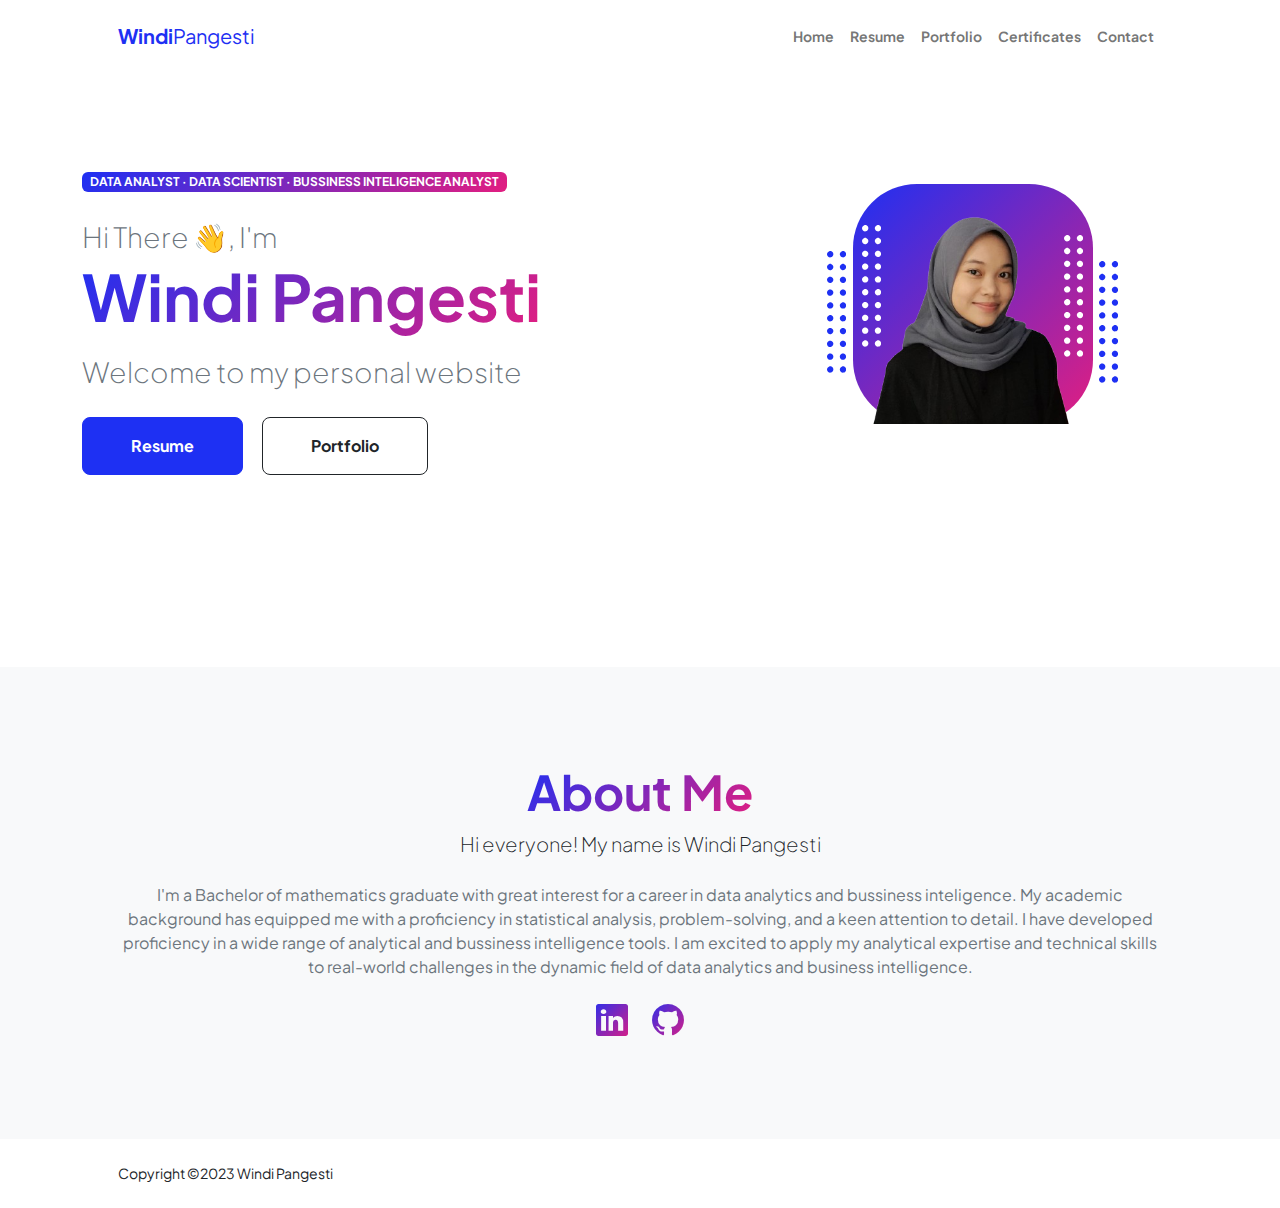
<file: index.html>
<!DOCTYPE html>
<html lang="en">
    <head>
        <meta charset="utf-8" />
        <meta name="viewport" content="width=device-width, initial-scale=1, shrink-to-fit=no" />
        <meta name="description" content="" />
        <meta name="author" content="" />
        <title>Windi's Portfolio</title>
        <!-- Favicon-->
        <link rel="icon" type="image/x-icon" href="assets/favicon.ico" />
        <!-- Custom Google font-->
        <link rel="preconnect" href="https://fonts.googleapis.com" />
        <link rel="preconnect" href="https://fonts.gstatic.com" crossorigin />
        <link href="https://fonts.googleapis.com/css2?family=Plus+Jakarta+Sans:wght@100;200;300;400;500;600;700;800;900&amp;display=swap" rel="stylesheet" />
        <!-- Bootstrap icons-->
        <link href="https://cdn.jsdelivr.net/npm/bootstrap-icons@1.8.1/font/bootstrap-icons.css" rel="stylesheet" />
        <!-- Core theme CSS (includes Bootstrap)-->
        <link href="css/styles.css" rel="stylesheet" />

        <!-- Google tag (gtag.js) -->
        <script async src="https://www.googletagmanager.com/gtag/js?id=G-E5TSBYRTF3"></script>
        <script>
          window.dataLayer = window.dataLayer || [];
          function gtag(){dataLayer.push(arguments);}
          gtag('js', new Date());

          gtag('config', 'G-E5TSBYRTF3');
        </script>

        <!-- Google Tag Manager -->
        <script>(function(w,d,s,l,i){w[l]=w[l]||[];w[l].push({'gtm.start':
        new Date().getTime(),event:'gtm.js'});var f=d.getElementsByTagName(s)[0],
        j=d.createElement(s),dl=l!='dataLayer'?'&l='+l:'';j.async=true;j.src=
        'https://www.googletagmanager.com/gtm.js?id='+i+dl;f.parentNode.insertBefore(j,f);
        })(window,document,'script','dataLayer','GTM-PDSWSLS5');</script>
        <!-- End Google Tag Manager -->
    </head>
    <body class="d-flex flex-column h-100">
      <!-- Google Tag Manager (noscript) -->
<noscript><iframe src="https://www.googletagmanager.com/ns.html?id=GTM-PDSWSLS5"
height="0" width="0" style="display:none;visibility:hidden"></iframe></noscript>
<!-- End Google Tag Manager (noscript) -->  
        <main class="flex-shrink-0">
            <!-- Navigation-->
            <nav class="navbar navbar-expand-lg navbar-light bg-white py-3">
                <div class="container px-5">
                    <a class="navbar-brand" href="index.html"><span class="text-primary"><b>Windi</b>Pangesti</span></a>
                    <button class="navbar-toggler" type="button" data-bs-toggle="collapse" data-bs-target="#navbarSupportedContent" aria-controls="navbarSupportedContent" aria-expanded="false" aria-label="Toggle navigation"><span class="navbar-toggler-icon"></span></button>
                    <div class="collapse navbar-collapse" id="navbarSupportedContent">
                        <ul class="navbar-nav ms-auto mb-2 mb-lg-0 small fw-bolder">
                            <li class="nav-item"><a class="nav-link" href="index.html">Home</a></li>
                            <li class="nav-item"><a class="nav-link" href="resume.html">Resume</a></li>
                            <li class="nav-item"><a class="nav-link" href="projects.html">Portfolio</a></li>
                            <li class="nav-item"><a class="nav-link" href="certificates.html">Certificates</a></li>
                            <li class="nav-item"><a class="nav-link" href="contact.html">Contact</a></li>
                        </ul>
                         </div>
                </div>
            </nav>

            
            
            <!-- ABOUT -->
          
    <section class="about full-screen d-lg-flex justify-content-center align-items-center" id="about">
        <div class="container">
            <div class="row ">
                
                <div class="col-lg-7 col-md-12 col-12 d-flex align-items-center">
                    <div class="about-text">
                    </br></br></br></br>
                        <div class="badge bg-gradient-primary-to-secondary text-white mb-4"><div class="text-uppercase">Data Analyst &middot; Data Scientist &middot; Bussiness Inteligence Analyst</div></div>
                                <div class="fs-3 fw-light text-muted">Hi There 👋, I'm</div>
                                <h2 class="display-3 fw-bolder mb-3"><span class="text-gradient d-inline">Windi Pangesti</span></h2>
                                <div class="fs-3 fw-light text-muted">Welcome to my personal website</div>
                                
                        <div class="custom-btn-group mt-4">
                            <a class="btn btn-primary btn-lg px-5 py-3 me-sm-3 fs-6 fw-bolder" href="resume.html">Resume</a>
                            <a class="btn btn-outline-dark btn-lg px-5 py-3 fs-6 fw-bolder" href="projects.html">Portfolio</a>
                       </div>
                    </div>
                </div>

                <div class="col-lg-5 col-md-12 col-12 ">
                    <div class="col-xxl-7">
                        <!-- Header profile picture-->
                        <div class="d-flex justify-content-center mt-5 mt-xxl-0">
                            <div class="profile bg-gradient-primary-to-secondary">
                                <!-- TIP: For best results, use a photo with a transparent background like the demo example below-->
                                <!-- Watch a tutorial on how to do this on YouTube (link)-->
                            
                                <img class="profile-img" src="assets/profile7.png" alt="..." />
                                <div class="dots-1">
                                    <!-- SVG Dots-->
                                    <svg version="1.1" xmlns="http://www.w3.org/2000/svg" xmlns:xlink="http://www.w3.org/1999/xlink" x="0px" y="0px" viewBox="0 0 191.6 1215.4" style="enable-background: new 0 0 191.6 1215.4" xml:space="preserve">
                                        <g transform="translate(0.000000,1280.000000) scale(0.100000,-0.100000)">
                                            <path d="M227.7,12788.6c-105-35-200-141-222-248c-43-206,163-412,369-369c155,32,275,190,260,339c-11,105-90,213-190,262        C383.7,12801.6,289.7,12808.6,227.7,12788.6z"></path>
                                            <path d="M1507.7,12788.6c-151-50-253-216-222-362c25-119,136-230,254-255c194-41,395,142,375,339c-11,105-90,213-190,262        C1663.7,12801.6,1569.7,12808.6,1507.7,12788.6z"></path>
                                            <path d="M227.7,11508.6c-105-35-200-141-222-248c-43-206,163-412,369-369c155,32,275,190,260,339c-11,105-90,213-190,262        C383.7,11521.6,289.7,11528.6,227.7,11508.6z"></path>
                                            <path d="M1507.7,11508.6c-151-50-253-216-222-362c25-119,136-230,254-255c194-41,395,142,375,339c-11,105-90,213-190,262        C1663.7,11521.6,1569.7,11528.6,1507.7,11508.6z"></path>
                                            <path d="M227.7,10228.6c-105-35-200-141-222-248c-43-206,163-412,369-369c155,32,275,190,260,339c-11,105-90,213-190,262        C383.7,10241.6,289.7,10248.6,227.7,10228.6z"></path>
                                            <path d="M1507.7,10228.6c-105-35-200-141-222-248c-43-206,163-412,369-369c155,32,275,190,260,339c-11,105-90,213-190,262        C1663.7,10241.6,1569.7,10248.6,1507.7,10228.6z"></path>
                                            <path d="M227.7,8948.6c-105-35-200-141-222-248c-43-206,163-412,369-369c155,32,275,190,260,339c-11,105-90,213-190,262        C383.7,8961.6,289.7,8968.6,227.7,8948.6z"></path>
                                            <path d="M1507.7,8948.6c-105-35-200-141-222-248c-43-206,163-412,369-369c155,32,275,190,260,339c-11,105-90,213-190,262        C1663.7,8961.6,1569.7,8968.6,1507.7,8948.6z"></path>
                                            <path d="M227.7,7668.6c-105-35-200-141-222-248c-43-206,163-412,369-369c155,32,275,190,260,339c-11,105-90,213-190,262        C383.7,7681.6,289.7,7688.6,227.7,7668.6z"></path>
                                            <path d="M1507.7,7668.6c-105-35-200-141-222-248c-43-206,163-412,369-369c155,32,275,190,260,339c-11,105-90,213-190,262        C1663.7,7681.6,1569.7,7688.6,1507.7,7668.6z"></path>
                                            <path d="M227.7,6388.6c-105-35-200-141-222-248c-43-206,163-412,369-369c155,32,275,190,260,339c-11,105-90,213-190,262        C383.7,6401.6,289.7,6408.6,227.7,6388.6z"></path>
                                            <path d="M1507.7,6388.6c-105-35-200-141-222-248c-43-206,163-412,369-369c155,32,275,190,260,339c-11,105-90,213-190,262        C1663.7,6401.6,1569.7,6408.6,1507.7,6388.6z"></path>
                                            <path d="M227.7,5108.6c-105-35-200-141-222-248c-43-206,163-412,369-369c155,32,275,190,260,339c-11,105-90,213-190,262        C383.7,5121.6,289.7,5128.6,227.7,5108.6z"></path>
                                            <path d="M1507.7,5108.6c-105-35-200-141-222-248c-43-206,163-412,369-369c155,32,275,190,260,339c-11,105-90,213-190,262        C1663.7,5121.6,1569.7,5128.6,1507.7,5108.6z"></path>
                                            <path d="M227.7,3828.6c-105-35-200-141-222-248c-43-206,163-412,369-369c155,32,275,190,260,339c-11,105-90,213-190,262        C383.7,3841.6,289.7,3848.6,227.7,3828.6z"></path>
                                            <path d="M1507.7,3828.6c-105-35-200-141-222-248c-43-206,163-412,369-369c155,32,275,190,260,339c-11,105-90,213-190,262        C1663.7,3841.6,1569.7,3848.6,1507.7,3828.6z"></path>
                                            <path d="M227.7,2548.6c-105-35-200-141-222-248c-43-206,163-412,369-369c155,32,275,190,260,339c-11,105-90,213-190,262        C383.7,2561.6,289.7,2568.6,227.7,2548.6z"></path>
                                            <path d="M1507.7,2548.6c-105-35-200-141-222-248c-43-206,163-412,369-369c155,32,275,190,260,339c-11,105-90,213-190,262        C1663.7,2561.6,1569.7,2568.6,1507.7,2548.6z"></path>
                                            <path d="M227.7,1268.6c-105-35-200-141-222-248c-43-206,163-412,369-369c155,32,275,190,260,339c-11,105-90,213-190,262        C383.7,1281.6,289.7,1288.6,227.7,1268.6z"></path>
                                            <path d="M1507.7,1268.6c-105-35-200-141-222-248c-43-206,163-412,369-369c155,32,275,190,260,339c-11,105-90,213-190,262        C1663.7,1281.6,1569.7,1288.6,1507.7,1268.6z"></path>
                                        </g>
                                    </svg>
                                    <!-- END of SVG dots-->
                                </div>
                                <div class="dots-2">
                                    <!-- SVG Dots-->
                                    <svg version="1.1" xmlns="http://www.w3.org/2000/svg" xmlns:xlink="http://www.w3.org/1999/xlink" x="0px" y="0px" viewBox="0 0 191.6 1215.4" style="enable-background: new 0 0 191.6 1215.4" xml:space="preserve">
                                        <g transform="translate(0.000000,1280.000000) scale(0.100000,-0.100000)">
                                            <path d="M227.7,12788.6c-105-35-200-141-222-248c-43-206,163-412,369-369c155,32,275,190,260,339c-11,105-90,213-190,262        C383.7,12801.6,289.7,12808.6,227.7,12788.6z"></path>
                                            <path d="M1507.7,12788.6c-151-50-253-216-222-362c25-119,136-230,254-255c194-41,395,142,375,339c-11,105-90,213-190,262        C1663.7,12801.6,1569.7,12808.6,1507.7,12788.6z"></path>
                                            <path d="M227.7,11508.6c-105-35-200-141-222-248c-43-206,163-412,369-369c155,32,275,190,260,339c-11,105-90,213-190,262        C383.7,11521.6,289.7,11528.6,227.7,11508.6z"></path>
                                            <path d="M1507.7,11508.6c-151-50-253-216-222-362c25-119,136-230,254-255c194-41,395,142,375,339c-11,105-90,213-190,262        C1663.7,11521.6,1569.7,11528.6,1507.7,11508.6z"></path>
                                            <path d="M227.7,10228.6c-105-35-200-141-222-248c-43-206,163-412,369-369c155,32,275,190,260,339c-11,105-90,213-190,262        C383.7,10241.6,289.7,10248.6,227.7,10228.6z"></path>
                                            <path d="M1507.7,10228.6c-105-35-200-141-222-248c-43-206,163-412,369-369c155,32,275,190,260,339c-11,105-90,213-190,262        C1663.7,10241.6,1569.7,10248.6,1507.7,10228.6z"></path>
                                            <path d="M227.7,8948.6c-105-35-200-141-222-248c-43-206,163-412,369-369c155,32,275,190,260,339c-11,105-90,213-190,262        C383.7,8961.6,289.7,8968.6,227.7,8948.6z"></path>
                                            <path d="M1507.7,8948.6c-105-35-200-141-222-248c-43-206,163-412,369-369c155,32,275,190,260,339c-11,105-90,213-190,262        C1663.7,8961.6,1569.7,8968.6,1507.7,8948.6z"></path>
                                            <path d="M227.7,7668.6c-105-35-200-141-222-248c-43-206,163-412,369-369c155,32,275,190,260,339c-11,105-90,213-190,262        C383.7,7681.6,289.7,7688.6,227.7,7668.6z"></path>
                                            <path d="M1507.7,7668.6c-105-35-200-141-222-248c-43-206,163-412,369-369c155,32,275,190,260,339c-11,105-90,213-190,262        C1663.7,7681.6,1569.7,7688.6,1507.7,7668.6z"></path>
                                            <path d="M227.7,6388.6c-105-35-200-141-222-248c-43-206,163-412,369-369c155,32,275,190,260,339c-11,105-90,213-190,262        C383.7,6401.6,289.7,6408.6,227.7,6388.6z"></path>
                                            <path d="M1507.7,6388.6c-105-35-200-141-222-248c-43-206,163-412,369-369c155,32,275,190,260,339c-11,105-90,213-190,262        C1663.7,6401.6,1569.7,6408.6,1507.7,6388.6z"></path>
                                            <path d="M227.7,5108.6c-105-35-200-141-222-248c-43-206,163-412,369-369c155,32,275,190,260,339c-11,105-90,213-190,262        C383.7,5121.6,289.7,5128.6,227.7,5108.6z"></path>
                                            <path d="M1507.7,5108.6c-105-35-200-141-222-248c-43-206,163-412,369-369c155,32,275,190,260,339c-11,105-90,213-190,262        C1663.7,5121.6,1569.7,5128.6,1507.7,5108.6z"></path>
                                            <path d="M227.7,3828.6c-105-35-200-141-222-248c-43-206,163-412,369-369c155,32,275,190,260,339c-11,105-90,213-190,262        C383.7,3841.6,289.7,3848.6,227.7,3828.6z"></path>
                                            <path d="M1507.7,3828.6c-105-35-200-141-222-248c-43-206,163-412,369-369c155,32,275,190,260,339c-11,105-90,213-190,262        C1663.7,3841.6,1569.7,3848.6,1507.7,3828.6z"></path>
                                            <path d="M227.7,2548.6c-105-35-200-141-222-248c-43-206,163-412,369-369c155,32,275,190,260,339c-11,105-90,213-190,262        C383.7,2561.6,289.7,2568.6,227.7,2548.6z"></path>
                                            <path d="M1507.7,2548.6c-105-35-200-141-222-248c-43-206,163-412,369-369c155,32,275,190,260,339c-11,105-90,213-190,262        C1663.7,2561.6,1569.7,2568.6,1507.7,2548.6z"></path>
                                            <path d="M227.7,1268.6c-105-35-200-141-222-248c-43-206,163-412,369-369c155,32,275,190,260,339c-11,105-90,213-190,262        C383.7,1281.6,289.7,1288.6,227.7,1268.6z"></path>
                                            <path d="M1507.7,1268.6c-105-35-200-141-222-248c-43-206,163-412,369-369c155,32,275,190,260,339c-11,105-90,213-190,262        C1663.7,1281.6,1569.7,1288.6,1507.7,1268.6z"></path>
                                        </g>
                                    </svg>
                                    <!-- END of SVG dots-->
                                </div>
                                <div class="dots-3">
                                    <!-- SVG Dots-->
                                    <svg version="1.1" xmlns="http://www.w3.org/2000/svg" xmlns:xlink="http://www.w3.org/1999/xlink" x="0px" y="0px" viewBox="0 0 191.6 1215.4" style="enable-background: new 0 0 191.6 1215.4" xml:space="preserve">
                                        <g transform="translate(0.000000,1280.000000) scale(0.100000,-0.100000)">
                                            <path d="M227.7,12788.6c-105-35-200-141-222-248c-43-206,163-412,369-369c155,32,275,190,260,339c-11,105-90,213-190,262        C383.7,12801.6,289.7,12808.6,227.7,12788.6z"></path>
                                            <path d="M1507.7,12788.6c-151-50-253-216-222-362c25-119,136-230,254-255c194-41,395,142,375,339c-11,105-90,213-190,262        C1663.7,12801.6,1569.7,12808.6,1507.7,12788.6z"></path>
                                            <path d="M227.7,11508.6c-105-35-200-141-222-248c-43-206,163-412,369-369c155,32,275,190,260,339c-11,105-90,213-190,262        C383.7,11521.6,289.7,11528.6,227.7,11508.6z"></path>
                                            <path d="M1507.7,11508.6c-151-50-253-216-222-362c25-119,136-230,254-255c194-41,395,142,375,339c-11,105-90,213-190,262        C1663.7,11521.6,1569.7,11528.6,1507.7,11508.6z"></path>
                                            <path d="M227.7,10228.6c-105-35-200-141-222-248c-43-206,163-412,369-369c155,32,275,190,260,339c-11,105-90,213-190,262        C383.7,10241.6,289.7,10248.6,227.7,10228.6z"></path>
                                            <path d="M1507.7,10228.6c-105-35-200-141-222-248c-43-206,163-412,369-369c155,32,275,190,260,339c-11,105-90,213-190,262        C1663.7,10241.6,1569.7,10248.6,1507.7,10228.6z"></path>
                                            <path d="M227.7,8948.6c-105-35-200-141-222-248c-43-206,163-412,369-369c155,32,275,190,260,339c-11,105-90,213-190,262        C383.7,8961.6,289.7,8968.6,227.7,8948.6z"></path>
                                            <path d="M1507.7,8948.6c-105-35-200-141-222-248c-43-206,163-412,369-369c155,32,275,190,260,339c-11,105-90,213-190,262        C1663.7,8961.6,1569.7,8968.6,1507.7,8948.6z"></path>
                                            <path d="M227.7,7668.6c-105-35-200-141-222-248c-43-206,163-412,369-369c155,32,275,190,260,339c-11,105-90,213-190,262        C383.7,7681.6,289.7,7688.6,227.7,7668.6z"></path>
                                            <path d="M1507.7,7668.6c-105-35-200-141-222-248c-43-206,163-412,369-369c155,32,275,190,260,339c-11,105-90,213-190,262        C1663.7,7681.6,1569.7,7688.6,1507.7,7668.6z"></path>
                                            <path d="M227.7,6388.6c-105-35-200-141-222-248c-43-206,163-412,369-369c155,32,275,190,260,339c-11,105-90,213-190,262        C383.7,6401.6,289.7,6408.6,227.7,6388.6z"></path>
                                            <path d="M1507.7,6388.6c-105-35-200-141-222-248c-43-206,163-412,369-369c155,32,275,190,260,339c-11,105-90,213-190,262        C1663.7,6401.6,1569.7,6408.6,1507.7,6388.6z"></path>
                                            <path d="M227.7,5108.6c-105-35-200-141-222-248c-43-206,163-412,369-369c155,32,275,190,260,339c-11,105-90,213-190,262        C383.7,5121.6,289.7,5128.6,227.7,5108.6z"></path>
                                            <path d="M1507.7,5108.6c-105-35-200-141-222-248c-43-206,163-412,369-369c155,32,275,190,260,339c-11,105-90,213-190,262        C1663.7,5121.6,1569.7,5128.6,1507.7,5108.6z"></path>
                                            <path d="M227.7,3828.6c-105-35-200-141-222-248c-43-206,163-412,369-369c155,32,275,190,260,339c-11,105-90,213-190,262        C383.7,3841.6,289.7,3848.6,227.7,3828.6z"></path>
                                            <path d="M1507.7,3828.6c-105-35-200-141-222-248c-43-206,163-412,369-369c155,32,275,190,260,339c-11,105-90,213-190,262        C1663.7,3841.6,1569.7,3848.6,1507.7,3828.6z"></path>
                                            <path d="M227.7,2548.6c-105-35-200-141-222-248c-43-206,163-412,369-369c155,32,275,190,260,339c-11,105-90,213-190,262        C383.7,2561.6,289.7,2568.6,227.7,2548.6z"></path>
                                            <path d="M1507.7,2548.6c-105-35-200-141-222-248c-43-206,163-412,369-369c155,32,275,190,260,339c-11,105-90,213-190,262        C1663.7,2561.6,1569.7,2568.6,1507.7,2548.6z"></path>
                                            <path d="M227.7,1268.6c-105-35-200-141-222-248c-43-206,163-412,369-369c155,32,275,190,260,339c-11,105-90,213-190,262        C383.7,1281.6,289.7,1288.6,227.7,1268.6z"></path>
                                            <path d="M1507.7,1268.6c-105-35-200-141-222-248c-43-206,163-412,369-369c155,32,275,190,260,339c-11,105-90,213-190,262        C1663.7,1281.6,1569.7,1288.6,1507.7,1268.6z"></path>
                                        </g>
                                    </svg>
                                    <!-- END of SVG dots-->
                                </div>
                                <div class="dots-4">
                                    <!-- SVG Dots-->
                                    <svg version="1.1" xmlns="http://www.w3.org/2000/svg" xmlns:xlink="http://www.w3.org/1999/xlink" x="0px" y="0px" viewBox="0 0 191.6 1215.4" style="enable-background: new 0 0 191.6 1215.4" xml:space="preserve">
                                        <g transform="translate(0.000000,1280.000000) scale(0.100000,-0.100000)">
                                            <path d="M227.7,12788.6c-105-35-200-141-222-248c-43-206,163-412,369-369c155,32,275,190,260,339c-11,105-90,213-190,262        C383.7,12801.6,289.7,12808.6,227.7,12788.6z"></path>
                                            <path d="M1507.7,12788.6c-151-50-253-216-222-362c25-119,136-230,254-255c194-41,395,142,375,339c-11,105-90,213-190,262        C1663.7,12801.6,1569.7,12808.6,1507.7,12788.6z"></path>
                                            <path d="M227.7,11508.6c-105-35-200-141-222-248c-43-206,163-412,369-369c155,32,275,190,260,339c-11,105-90,213-190,262        C383.7,11521.6,289.7,11528.6,227.7,11508.6z"></path>
                                            <path d="M1507.7,11508.6c-151-50-253-216-222-362c25-119,136-230,254-255c194-41,395,142,375,339c-11,105-90,213-190,262        C1663.7,11521.6,1569.7,11528.6,1507.7,11508.6z"></path>
                                            <path d="M227.7,10228.6c-105-35-200-141-222-248c-43-206,163-412,369-369c155,32,275,190,260,339c-11,105-90,213-190,262        C383.7,10241.6,289.7,10248.6,227.7,10228.6z"></path>
                                            <path d="M1507.7,10228.6c-105-35-200-141-222-248c-43-206,163-412,369-369c155,32,275,190,260,339c-11,105-90,213-190,262        C1663.7,10241.6,1569.7,10248.6,1507.7,10228.6z"></path>
                                            <path d="M227.7,8948.6c-105-35-200-141-222-248c-43-206,163-412,369-369c155,32,275,190,260,339c-11,105-90,213-190,262        C383.7,8961.6,289.7,8968.6,227.7,8948.6z"></path>
                                            <path d="M1507.7,8948.6c-105-35-200-141-222-248c-43-206,163-412,369-369c155,32,275,190,260,339c-11,105-90,213-190,262        C1663.7,8961.6,1569.7,8968.6,1507.7,8948.6z"></path>
                                            <path d="M227.7,7668.6c-105-35-200-141-222-248c-43-206,163-412,369-369c155,32,275,190,260,339c-11,105-90,213-190,262        C383.7,7681.6,289.7,7688.6,227.7,7668.6z"></path>
                                            <path d="M1507.7,7668.6c-105-35-200-141-222-248c-43-206,163-412,369-369c155,32,275,190,260,339c-11,105-90,213-190,262        C1663.7,7681.6,1569.7,7688.6,1507.7,7668.6z"></path>
                                            <path d="M227.7,6388.6c-105-35-200-141-222-248c-43-206,163-412,369-369c155,32,275,190,260,339c-11,105-90,213-190,262        C383.7,6401.6,289.7,6408.6,227.7,6388.6z"></path>
                                            <path d="M1507.7,6388.6c-105-35-200-141-222-248c-43-206,163-412,369-369c155,32,275,190,260,339c-11,105-90,213-190,262        C1663.7,6401.6,1569.7,6408.6,1507.7,6388.6z"></path>
                                            <path d="M227.7,5108.6c-105-35-200-141-222-248c-43-206,163-412,369-369c155,32,275,190,260,339c-11,105-90,213-190,262        C383.7,5121.6,289.7,5128.6,227.7,5108.6z"></path>
                                            <path d="M1507.7,5108.6c-105-35-200-141-222-248c-43-206,163-412,369-369c155,32,275,190,260,339c-11,105-90,213-190,262        C1663.7,5121.6,1569.7,5128.6,1507.7,5108.6z"></path>
                                            <path d="M227.7,3828.6c-105-35-200-141-222-248c-43-206,163-412,369-369c155,32,275,190,260,339c-11,105-90,213-190,262        C383.7,3841.6,289.7,3848.6,227.7,3828.6z"></path>
                                            <path d="M1507.7,3828.6c-105-35-200-141-222-248c-43-206,163-412,369-369c155,32,275,190,260,339c-11,105-90,213-190,262        C1663.7,3841.6,1569.7,3848.6,1507.7,3828.6z"></path>
                                            <path d="M227.7,2548.6c-105-35-200-141-222-248c-43-206,163-412,369-369c155,32,275,190,260,339c-11,105-90,213-190,262        C383.7,2561.6,289.7,2568.6,227.7,2548.6z"></path>
                                            <path d="M1507.7,2548.6c-105-35-200-141-222-248c-43-206,163-412,369-369c155,32,275,190,260,339c-11,105-90,213-190,262        C1663.7,2561.6,1569.7,2568.6,1507.7,2548.6z"></path>
                                            <path d="M227.7,1268.6c-105-35-200-141-222-248c-43-206,163-412,369-369c155,32,275,190,260,339c-11,105-90,213-190,262        C383.7,1281.6,289.7,1288.6,227.7,1268.6z"></path>
                                            <path d="M1507.7,1268.6c-105-35-200-141-222-248c-43-206,163-412,369-369c155,32,275,190,260,339c-11,105-90,213-190,262        C1663.7,1281.6,1569.7,1288.6,1507.7,1268.6z"></path>
                                        </g>
                                    </svg>
                                    <!-- END of SVG dots-->
                                </div>
                            </div>
                        </div>
                    </div>
                </div>

            </div>
        </div>
    </section>


            <!-- Header-->
            <header class="py-5">
                <div class="container px-5 pb-5">
                    <div class="row gx-5 align-items-center">
                        <div class="col-xxl-7">
                            <!-- Header profile picture-->
                            <div class="d-flex justify-content-center mt-5 mt-xxl-0">
                               
                            </div>
                        </div>
                        <div class="col-xxl-7">
                            
                        </div>
                       
                    </div>
                </div>
            </header>

            
            <!-- About Section-->
            <section class="bg-light py-5">
                <div class="container px-5">
                    <div class="row gx-5 justify-content-center">
                        <div class="col-xxl-8">
                            <div class="text-center my-5">
                                <h2 class="display-5 fw-bolder"><span class="text-gradient d-inline">About Me</span></h2>
                                <p class="lead fw-light mb-4">Hi everyone! My name is Windi Pangesti</p>
                                <p class="text-muted">I'm a Bachelor of mathematics graduate with great interest for a career in data analytics and bussiness inteligence. 
                                    My academic background has equipped me with a proficiency in statistical analysis, problem-solving, and a keen attention to detail. 
                                    I have developed proficiency in a wide range of analytical and bussiness intelligence tools.
                                    I am excited to apply my analytical expertise and technical skills to real-world challenges in the dynamic field of data analytics and business intelligence.
                                    </p>
                                <div class="d-flex justify-content-center fs-2 gap-4">
                                    <a class="text-gradient" href="https://www.linkedin.com/in/windi-pangesti" target="_blank"><i class="bi bi-linkedin"></i></a>
                                    <a class="text-gradient" href="https://github.com/windipngsti" target="_blank"><i class="bi bi-github"></i></a>
                                </div>
                            </div>
                        </div>
                    </div>
                </div>
            </section>
        </main>
       
        <!-- Footer-->
        <footer class="bg-white py-4 mt-auto">
            <div class="container px-5">
                <div class="row align-items-center justify-content-between flex-column flex-sm-row">
                    <div class="col-auto"><div class="small m-0">Copyright &copy;2023 Windi Pangesti</div></div>
                </div>
            </div>
        </footer>
     
    
        <!-- Bootstrap core JS-->
        <script src="https://cdn.jsdelivr.net/npm/bootstrap@5.2.3/dist/js/bootstrap.bundle.min.js"></script>
        <!-- Core theme JS-->
        <script src="js/scripts.js"></script>
    </body>
</html>
</file>
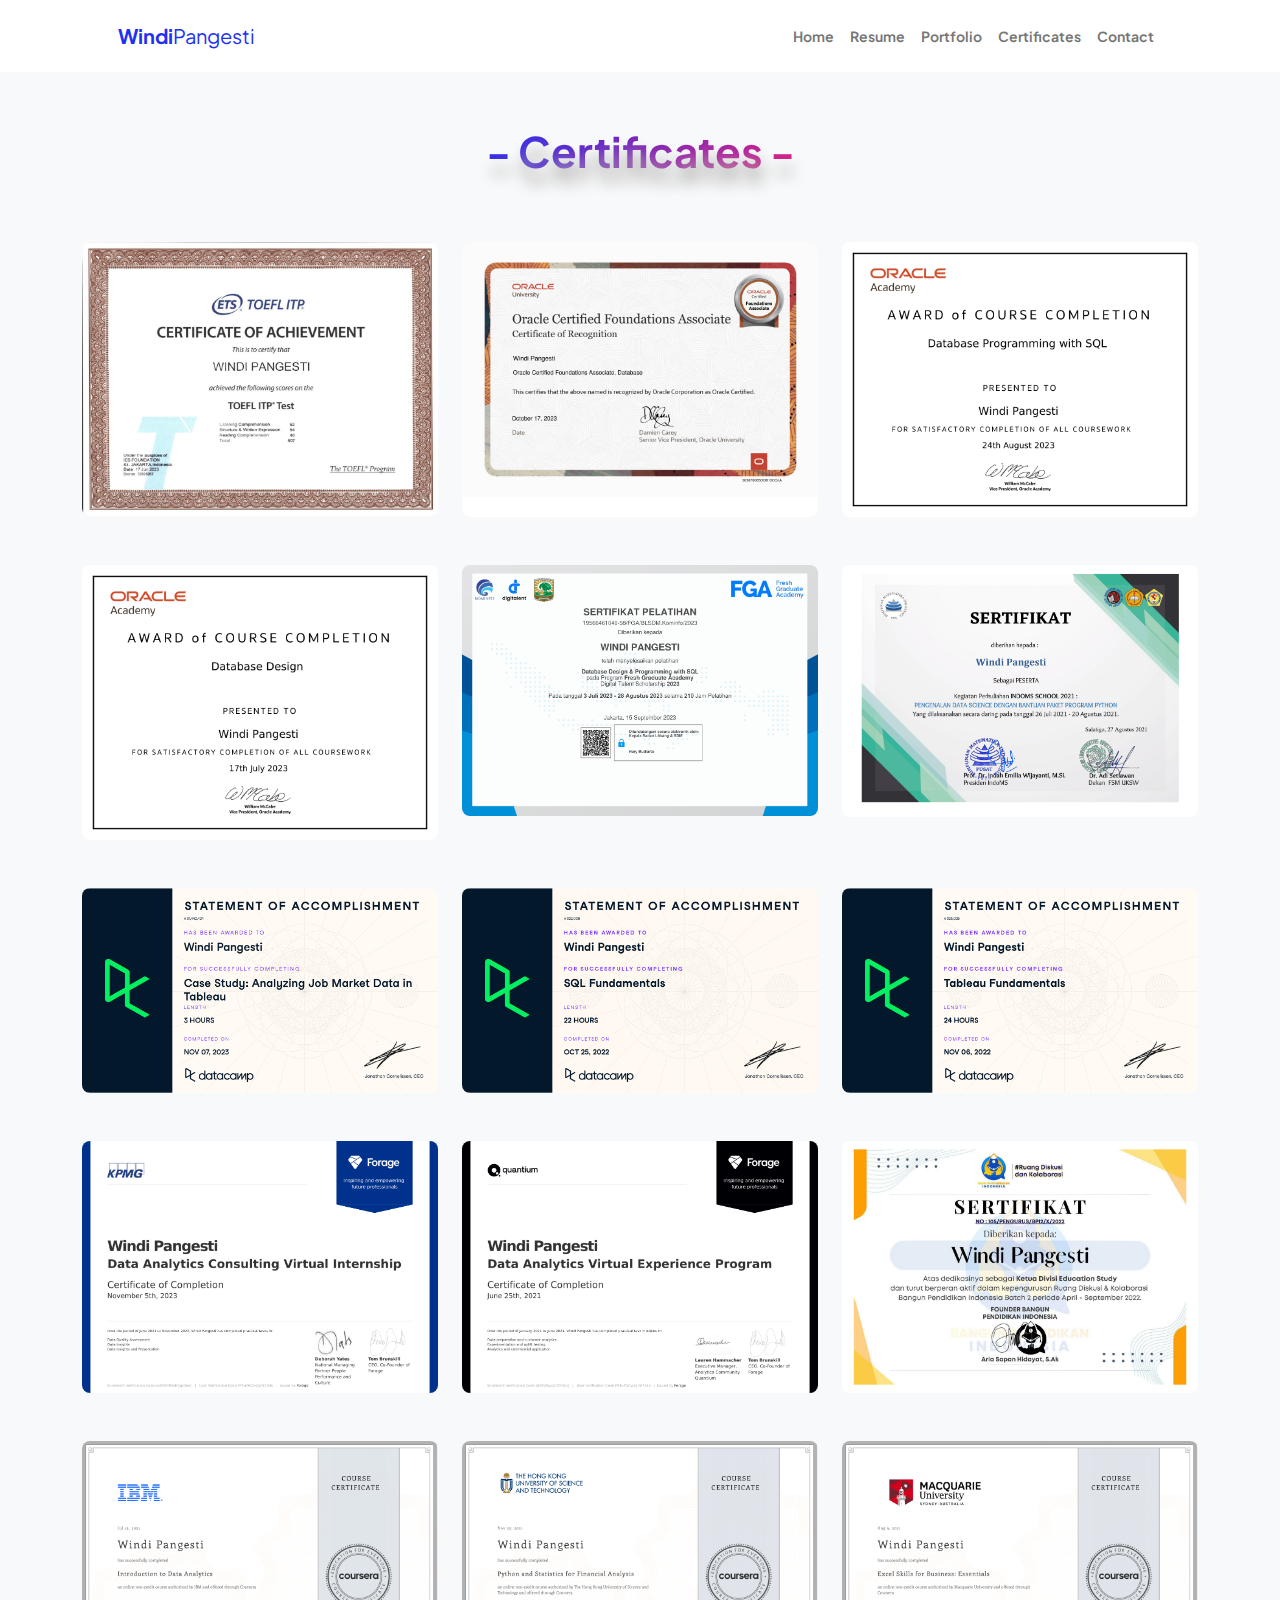
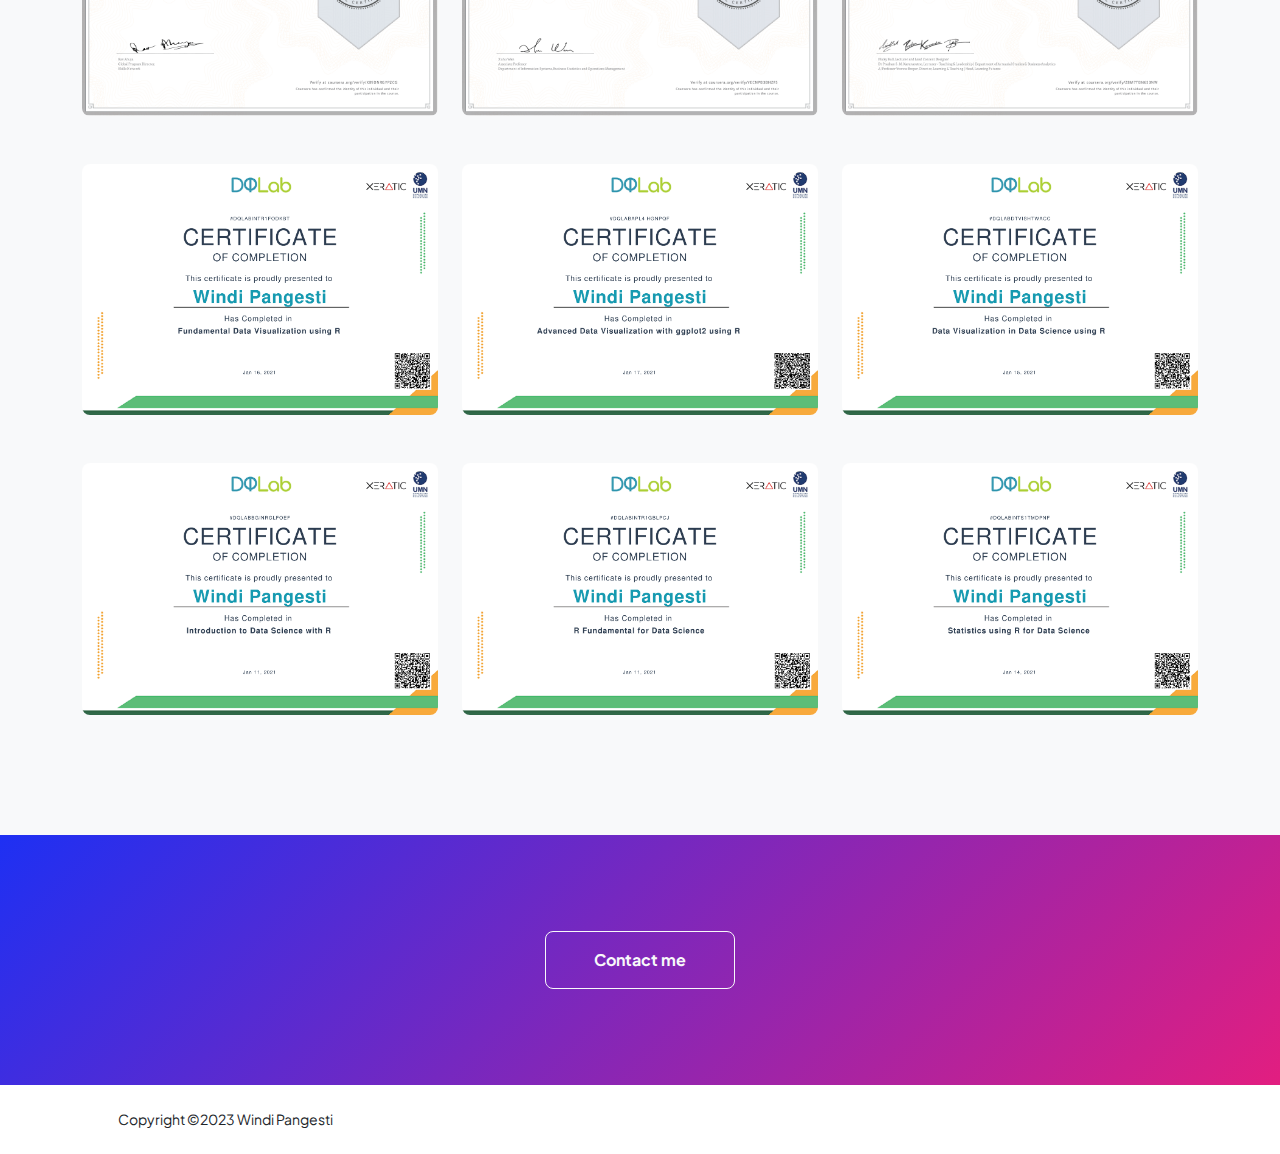
<file: certificates.html>
<!DOCTYPE html>
<html lang="en">
    <head>
        <meta charset="utf-8" />
        <meta name="viewport" content="width=device-width, initial-scale=1, shrink-to-fit=no" />
        <meta name="description" content="" />
        <meta name="author" content="" />
        <title>Windi's Portofolio</title>
        <!-- Favicon-->
        <link rel="icon" type="image/x-icon" href="assets/favicon.ico" />
        <!-- Custom Google font-->
        <link rel="preconnect" href="https://fonts.googleapis.com" />
        <link rel="preconnect" href="https://fonts.gstatic.com" crossorigin />
        <link href="https://fonts.googleapis.com/css2?family=Plus+Jakarta+Sans:wght@100;200;300;400;500;600;700;800;900&amp;display=swap" rel="stylesheet" />
        <!-- Bootstrap icons-->
        <link href="https://cdn.jsdelivr.net/npm/bootstrap-icons@1.8.1/font/bootstrap-icons.css" rel="stylesheet" />
        <!-- Core theme CSS (includes Bootstrap)-->
        <link href="css/styles.css" rel="stylesheet" />
    </head>
    <body class="d-flex flex-column h-100 bg-light">
        <main class="flex-shrink-0">
            <!-- Navigation-->
            <nav class="navbar navbar-expand-lg navbar-light bg-white py-3">
                <div class="container px-5">
                    <a class="navbar-brand" href="index.html"><span class="text-primary"><b>Windi</b>Pangesti</span></a>
                    <button class="navbar-toggler" type="button" data-bs-toggle="collapse" data-bs-target="#navbarSupportedContent" aria-controls="navbarSupportedContent" aria-expanded="false" aria-label="Toggle navigation"><span class="navbar-toggler-icon"></span></button>
                    <div class="collapse navbar-collapse" id="navbarSupportedContent">
                        <ul class="navbar-nav ms-auto mb-2 mb-lg-0 small fw-bolder">
                            <li class="nav-item"><a class="nav-link" href="index.html">Home</a></li>
                            <li class="nav-item"><a class="nav-link" href="resume.html">Resume</a></li>
                            <li class="nav-item"><a class="nav-link" href="projects.html">Portfolio</a></li>
                            <li class="nav-item"><a class="nav-link" href="certificates.html">Certificates</a></li>
                            <li class="nav-item"><a class="nav-link" href="contact.html">Contact</a></li>
                        </ul>
                    </div>
                </div>
            </nav>
            
            <!-- Projects Section-->
            <section class="py-5">
                <div class="container px-5 mb-3">
                    <div class="text-center mb-3">
                        <style>
                            m2 {
                              text-shadow: #afaeae 2px 15px 15px;
                            }
                            </style>
                        <h3 class="display-5 fw-bolder mb-0"><span class="text-gradient d-inline"><small><m2>- Certificates -</m2></small></span></h3>
                    </div>
                   
                </div>
            </section>
             <!-- Portfolio Section-->
        <section class="page-section portfolio" id="portfolio">
            <div class="container">
            
                <!-- Icon Divider-->
                <div class="divider-custom">
                    <div class="divider-custom-line"></div>
                    <div class="divider-custom-icon"><i class="fas fa-star"></i></div>
                    <div class="divider-custom-line"></div>
                </div>
                <!-- Portfolio Grid Items-->
                <div class="row justify-content-center">
                    <!-- Portfolio Item 1-->
                    <div class="col-md-6 col-lg-4 mb-5">
                        <div class="portfolio-item mx-auto" data-bs-toggle="modal" data-bs-target="#portfolioModal1">
                            <div class="portfolio-item-caption d-flex align-items-center justify-content-center h-100 w-100">
                                <div class="portfolio-item-caption-content text-center text-white"><i class="fas fa-plus fa-3x"></i></div>
                            </div>
                            <img class="img-fluid" src="assets/sertif/01.png" alt="..." />
                        </div>
                    </div>
                    <!-- Portfolio Item 2-->
                    <div class="col-md-6 col-lg-4 mb-5">
                        <div class="portfolio-item mx-auto" data-bs-toggle="modal" data-bs-target="#portfolioModal2">
                            <div class="portfolio-item-caption d-flex align-items-center justify-content-center h-100 w-100">
                                <div class="portfolio-item-caption-content text-center text-white"><i class="fas fa-plus fa-3x"></i></div>
                            </div>
                            <img class="img-fluid" src="assets/sertif/1.png" alt="..." />
                        </div>
                    </div>
                    <!-- Portfolio Item 3-->
                    <div class="col-md-6 col-lg-4 mb-5">
                        <div class="portfolio-item mx-auto" data-bs-toggle="modal" data-bs-target="#portfolioModal3">
                            <div class="portfolio-item-caption d-flex align-items-center justify-content-center h-100 w-100">
                                <div class="portfolio-item-caption-content text-center text-white"><i class="fas fa-plus fa-3x"></i></div>
                            </div>
                            <img class="img-fluid" src="assets/sertif/2.png" alt="..." />
                        </div>
                    </div>
                    <!-- Portfolio Item 4-->
                    <div class="col-md-6 col-lg-4 mb-5">
                        <div class="portfolio-item mx-auto" data-bs-toggle="modal" data-bs-target="#portfolioModal4">
                            <div class="portfolio-item-caption d-flex align-items-center justify-content-center h-100 w-100">
                                <div class="portfolio-item-caption-content text-center text-white"><i class="fas fa-plus fa-3x"></i></div>
                            </div>
                            <img class="img-fluid" src="assets/sertif/3.png" alt="..." />
                        </div>
                    </div>
                    <!-- Portfolio Item 5-->
                    <div class="col-md-6 col-lg-4 mb-5">
                        <div class="portfolio-item mx-auto" data-bs-toggle="modal" data-bs-target="#portfolioModal5">
                            <div class="portfolio-item-caption d-flex align-items-center justify-content-center h-100 w-100">
                                <div class="portfolio-item-caption-content text-center text-white"><i class="fas fa-plus fa-3x"></i></div>
                            </div>
                            <img class="img-fluid" src="assets/sertif/4.png" alt="..." />
                        </div>
                    </div>
                    <!-- Portfolio Item 6-->
                    <div class="col-md-6 col-lg-4 mb-5">
                        <div class="portfolio-item mx-auto" data-bs-toggle="modal" data-bs-target="#portfolioModal6">
                            <div class="portfolio-item-caption d-flex align-items-center justify-content-center h-100 w-100">
                                <div class="portfolio-item-caption-content text-center text-white"><i class="fas fa-plus fa-3x"></i></div>
                            </div>
                            <img class="img-fluid" src="assets/sertif/401.png" alt="..." />
                        </div>
                    </div>
                    <!-- Portfolio Item 7-->
                    <div class="col-md-6 col-lg-4 mb-5">
                        <div class="portfolio-item mx-auto" data-bs-toggle="modal" data-bs-target="#portfolioModal7">
                            <div class="portfolio-item-caption d-flex align-items-center justify-content-center h-100 w-100">
                                <div class="portfolio-item-caption-content text-center text-white"><i class="fas fa-plus fa-3x"></i></div>
                            </div>
                            <img class="img-fluid" src="assets/sertif/5.png" alt="..." />
                        </div>
                    </div>
                    <!-- Portfolio Item 8-->
                    <div class="col-md-6 col-lg-4 mb-5">
                        <div class="portfolio-item mx-auto" data-bs-toggle="modal" data-bs-target="#portfolioModal8">
                            <div class="portfolio-item-caption d-flex align-items-center justify-content-center h-100 w-100">
                                <div class="portfolio-item-caption-content text-center text-white"><i class="fas fa-plus fa-3x"></i></div>
                            </div>
                            <img class="img-fluid" src="assets/sertif/6.png" alt="..." />
                        </div>
                    </div>
                    <!-- Portfolio Item 9-->
                    <div class="col-md-6 col-lg-4 mb-5">
                        <div class="portfolio-item mx-auto" data-bs-toggle="modal" data-bs-target="#portfolioModal9">
                            <div class="portfolio-item-caption d-flex align-items-center justify-content-center h-100 w-100">
                                <div class="portfolio-item-caption-content text-center text-white"><i class="fas fa-plus fa-3x"></i></div>
                            </div>
                            <img class="img-fluid" src="assets/sertif/7.png" alt="..." />
                        </div>
                    </div>
                    <!-- Portfolio Item 10-->
                    <div class="col-md-6 col-lg-4 mb-5 ">
                        <div class="portfolio-item mx-auto" data-bs-toggle="modal" data-bs-target="#portfolioModal10">
                            <div class="portfolio-item-caption d-flex align-items-center justify-content-center h-100 w-100">
                                <div class="portfolio-item-caption-content text-center text-white"><i class="fas fa-plus fa-3x"></i></div>
                            </div>
                            <img class="img-fluid" src="assets/sertif/8.png" alt="..." />
                        </div>
                    </div>
                    <!-- Portfolio Item 11-->
                    <div class="col-md-6 col-lg-4 mb-5 ">
                        <div class="portfolio-item mx-auto" data-bs-toggle="modal" data-bs-target="#portfolioModal11">
                            <div class="portfolio-item-caption d-flex align-items-center justify-content-center h-100 w-100">
                                <div class="portfolio-item-caption-content text-center text-white"><i class="fas fa-plus fa-3x"></i></div>
                            </div>
                            <img class="img-fluid" src="assets/sertif/9.png" alt="..." />
                        </div>
                    </div>
                    <!-- Portfolio Item 12-->
                    <div class="col-md-6 col-lg-4 mb-5">
                        <div class="portfolio-item mx-auto" data-bs-toggle="modal" data-bs-target="#portfolioModal12">
                            <div class="portfolio-item-caption d-flex align-items-center justify-content-center h-100 w-100">
                                <div class="portfolio-item-caption-content text-center text-white"><i class="fas fa-plus fa-3x"></i></div>
                            </div>
                            <img class="img-fluid" src="assets/sertif/21.png" alt="..." />
                        </div>
                    </div>
                   
                    <!-- Portfolio Item 13-->
                    <div class="col-md-6 col-lg-4 mb-5">
                        <div class="portfolio-item mx-auto" data-bs-toggle="modal" data-bs-target="#portfolioModal13">
                            <div class="portfolio-item-caption d-flex align-items-center justify-content-center h-100 w-100">
                                <div class="portfolio-item-caption-content text-center text-white"><i class="fas fa-plus fa-3x"></i></div>
                            </div>
                            <img class="img-fluid" src="assets/sertif/11.png" alt="..." />
                        </div>
                    </div>
                    <!-- Portfolio Item 14-->
                    <div class="col-md-6 col-lg-4 mb-5">
                        <div class="portfolio-item mx-auto" data-bs-toggle="modal" data-bs-target="#portfolioModal14">
                            <div class="portfolio-item-caption d-flex align-items-center justify-content-center h-100 w-100">
                                <div class="portfolio-item-caption-content text-center text-white"><i class="fas fa-plus fa-3x"></i></div>
                            </div>
                            <img class="img-fluid" src="assets/sertif/12.png" alt="..." />
                        </div>
                    </div>
                    <!-- Portfolio Item 15-->
                    <div class="col-md-6 col-lg-4 mb-5">
                        <div class="portfolio-item mx-auto" data-bs-toggle="modal" data-bs-target="#portfolioModal15">
                            <div class="portfolio-item-caption d-flex align-items-center justify-content-center h-100 w-100">
                                <div class="portfolio-item-caption-content text-center text-white"><i class="fas fa-plus fa-3x"></i></div>
                            </div>
                            <img class="img-fluid" src="assets/sertif/10.png" alt="..." />
                        </div>
                    </div>
                    <!-- Portfolio Item 16-->
                    <div class="col-md-6 col-lg-4 mb-5 ">
                        <div class="portfolio-item mx-auto" data-bs-toggle="modal" data-bs-target="#portfolioModal16">
                            <div class="portfolio-item-caption d-flex align-items-center justify-content-center h-100 w-100">
                                <div class="portfolio-item-caption-content text-center text-white"><i class="fas fa-plus fa-3x"></i></div>
                            </div>
                            <img class="img-fluid" src="assets/sertif/14.png" alt="..." />
                        </div>
                    </div>
                    <!-- Portfolio Item 17-->
                    <div class="col-md-6 col-lg-4 mb-5 ">
                        <div class="portfolio-item mx-auto" data-bs-toggle="modal" data-bs-target="#portfolioModal17">
                            <div class="portfolio-item-caption d-flex align-items-center justify-content-center h-100 w-100">
                                <div class="portfolio-item-caption-content text-center text-white"><i class="fas fa-plus fa-3x"></i></div>
                            </div>
                            <img class="img-fluid" src="assets/sertif/15.png" alt="..." />
                        </div>
                    </div>
                    <!-- Portfolio Item 18-->
                    <div class="col-md-6 col-lg-4">
                        <div class="portfolio-item mx-auto" data-bs-toggle="modal" data-bs-target="#portfolioModal18">
                            <div class="portfolio-item-caption d-flex align-items-center justify-content-center h-100 w-100">
                                <div class="portfolio-item-caption-content text-center text-white"><i class="fas fa-plus fa-3x"></i></div>
                            </div>
                            <img class="img-fluid" src="assets/sertif/16.png" alt="..." />
                        </div>
                    </div>
                    <!-- Portfolio Item 19-->
                    <div class="col-md-6 col-lg-4 mb-5">
                        <div class="portfolio-item mx-auto" data-bs-toggle="modal" data-bs-target="#portfolioModal19">
                            <div class="portfolio-item-caption d-flex align-items-center justify-content-center h-100 w-100">
                                <div class="portfolio-item-caption-content text-center text-white"><i class="fas fa-plus fa-3x"></i></div>
                            </div>
                            <img class="img-fluid" src="assets/sertif/17.png" alt="..." />
                        </div>
                    </div>
                    <!-- Portfolio Item 20-->
                    <div class="col-md-6 col-lg-4 mb-5">
                        <div class="portfolio-item mx-auto" data-bs-toggle="modal" data-bs-target="#portfolioModal20">
                            <div class="portfolio-item-caption d-flex align-items-center justify-content-center h-100 w-100">
                                <div class="portfolio-item-caption-content text-center text-white"><i class="fas fa-plus fa-3x"></i></div>
                            </div>
                            <img class="img-fluid" src="assets/sertif/18.png" alt="..." />
                        </div>
                    </div>
                    <!-- Portfolio Item 21-->
                    <div class="col-md-6 col-lg-4 mb-5">
                        <div class="portfolio-item mx-auto" data-bs-toggle="modal" data-bs-target="#portfolioModal21">
                            <div class="portfolio-item-caption d-flex align-items-center justify-content-center h-100 w-100">
                                <div class="portfolio-item-caption-content text-center text-white"><i class="fas fa-plus fa-3x"></i></div>
                            </div>
                            <img class="img-fluid" src="assets/sertif/19.png" alt="..." />
                        </div>
                    </div>
                </div>
            </div>
          
        </section>
            


            <!-- Call to action section-->
            </br></br></br><section class="py-5 bg-gradient-primary-to-secondary text-white">
                <div class="container px-5 my-5">
                    <div class="text-center">
                        <a class="btn btn-outline-light btn-lg px-5 py-3 fs-6 fw-bolder" href="contact.html">Contact me</a>
                    </div>
                </div>
            </section>

        </main>
        <!-- Footer-->
        <footer class="bg-white py-4 mt-auto">
            <div class="container px-5">
                <div class="row align-items-center justify-content-between flex-column flex-sm-row">
                    <div class="col-auto"><div class="small m-0">Copyright &copy;2023 Windi Pangesti</div></div>
                    
                </div>
            </div>
        </footer>

        <!-- Portfolio Modals-->
        <!-- Portfolio Modal 1-->
        <div class="portfolio-modal modal fade" id="portfolioModal1" tabindex="-1" aria-labelledby="portfolioModal1" aria-hidden="true">
            <div class="modal-dialog modal-xl">
                <div class="modal-content">
                    <div class="modal-header border-0"><button class="btn-close" type="button" data-bs-dismiss="modal" aria-label="Close"></button></div>
                    <div class="modal-body text-center pb-5">
                        <div class="container">
                            <div class="row justify-content-center">
                                <div class="col-lg-8">
            
                                    <!-- Icon Divider-->
                                    <div class="divider-custom">
                                        <div class="divider-custom-line"></div>
                                        <div class="divider-custom-icon"><i class="fas fa-star"></i></div>
                                        <div class="divider-custom-line"></div>
                                    </div>
                                    <!-- Portfolio Modal - Image-->
                                    <img class="img-fluid rounded mb-5" src="assets/sertif/01.png" alt="..." />
                                    <!-- Portfolio Modal - Text-->
                                    <button class="btn btn-primary" data-bs-dismiss="modal">
                                        <i class="fas fa-xmark fa-fw"></i>
                                        Close
                                    </button>
                                </div>
                            </div>
                        </div>
                    </div>
                </div>
            </div>
        </div>
        <!-- Portfolio Modal 2-->
        <div class="portfolio-modal modal fade" id="portfolioModal2" tabindex="-1" aria-labelledby="portfolioModal2" aria-hidden="true">
            <div class="modal-dialog modal-xl">
                <div class="modal-content">
                    <div class="modal-header border-0"><button class="btn-close" type="button" data-bs-dismiss="modal" aria-label="Close"></button></div>
                    <div class="modal-body text-center pb-5">
                        <div class="container">
                            <div class="row justify-content-center">
                                <div class="col-lg-8">
                                    <!-- Icon Divider-->
                                    <div class="divider-custom">
                                        <div class="divider-custom-line"></div>
                                        <div class="divider-custom-icon"><i class="fas fa-star"></i></div>
                                        <div class="divider-custom-line"></div>
                                    </div>
                                    <!-- Portfolio Modal - Image-->
                                    <img class="img-fluid rounded mb-5" src="assets/sertif/1.png" alt="..." />
                                    <!-- Portfolio Modal - Text-->
                                     <button class="btn btn-primary" data-bs-dismiss="modal">
                                        <i class="fas fa-xmark fa-fw"></i>
                                        Close
                                    </button>
                                </div>
                            </div>
                        </div>
                    </div>
                </div>
            </div>
        </div>
        <!-- Portfolio Modal 3-->
        <div class="portfolio-modal modal fade" id="portfolioModal3" tabindex="-1" aria-labelledby="portfolioModal3" aria-hidden="true">
            <div class="modal-dialog modal-xl">
                <div class="modal-content">
                    <div class="modal-header border-0"><button class="btn-close" type="button" data-bs-dismiss="modal" aria-label="Close"></button></div>
                    <div class="modal-body text-center pb-5">
                        <div class="container">
                            <div class="row justify-content-center">
                                <div class="col-lg-8">
                                    <!-- Portfolio Modal - Title-->
                                    <!-- Icon Divider-->
                                    <div class="divider-custom">
                                        <div class="divider-custom-line"></div>
                                        <div class="divider-custom-icon"><i class="fas fa-star"></i></div>
                                        <div class="divider-custom-line"></div>
                                    </div>
                                    <!-- Portfolio Modal - Image-->
                                    <img class="img-fluid rounded mb-5" src="assets/sertif/2.png" alt="..." />
                                    <!-- Portfolio Modal - Text-->
                                    <button class="btn btn-primary" data-bs-dismiss="modal">
                                        <i class="fas fa-xmark fa-fw"></i>
                                        Close
                                    </button>
                                </div>
                            </div>
                        </div>
                    </div>
                </div>
            </div>
        </div>
        <!-- Portfolio Modal 4-->
        <div class="portfolio-modal modal fade" id="portfolioModal4" tabindex="-1" aria-labelledby="portfolioModal4" aria-hidden="true">
            <div class="modal-dialog modal-xl">
                <div class="modal-content">
                    <div class="modal-header border-0"><button class="btn-close" type="button" data-bs-dismiss="modal" aria-label="Close"></button></div>
                    <div class="modal-body text-center pb-5">
                        <div class="container">
                            <div class="row justify-content-center">
                                <div class="col-lg-8">
                                   <!-- Icon Divider-->
                                    <div class="divider-custom">
                                        <div class="divider-custom-line"></div>
                                        <div class="divider-custom-icon"><i class="fas fa-star"></i></div>
                                        <div class="divider-custom-line"></div>
                                    </div>
                                    <!-- Portfolio Modal - Image-->
                                    <img class="img-fluid rounded mb-5" src="assets/sertif/3.png" alt="..." />
                                    <!-- Portfolio Modal - Text-->
                                    <p class="mb-4">Lorem ipsum dolor sit amet, consectetur adipisicing elit. Mollitia neque assumenda ipsam nihil, molestias magnam, recusandae quos quis inventore quisquam velit asperiores, vitae? Reprehenderit soluta, eos quod consequuntur itaque. Nam.</p>
                                    <button class="btn btn-primary" data-bs-dismiss="modal">
                                        <i class="fas fa-xmark fa-fw"></i>
                                        Close
                                    </button>
                                </div>
                            </div>
                        </div>
                    </div>
                </div>
            </div>
        </div>
        <!-- Portfolio Modal 5-->
        <div class="portfolio-modal modal fade" id="portfolioModal5" tabindex="-1" aria-labelledby="portfolioModal5" aria-hidden="true">
            <div class="modal-dialog modal-xl">
                <div class="modal-content">
                    <div class="modal-header border-0"><button class="btn-close" type="button" data-bs-dismiss="modal" aria-label="Close"></button></div>
                    <div class="modal-body text-center pb-5">
                        <div class="container">
                            <div class="row justify-content-center">
                                <div class="col-lg-8">
                                    <!-- Icon Divider-->
                                    <div class="divider-custom">
                                        <div class="divider-custom-line"></div>
                                        <div class="divider-custom-icon"><i class="fas fa-star"></i></div>
                                        <div class="divider-custom-line"></div>
                                    </div>
                                    <!-- Portfolio Modal - Image-->
                                    <img class="img-fluid rounded mb-5" src="assets/sertif/4.png" alt="..." />
                                    <!-- Portfolio Modal - Text-->
                                    <button class="btn btn-primary" data-bs-dismiss="modal">
                                        <i class="fas fa-xmark fa-fw"></i>
                                        Close
                                    </button>
                                </div>
                            </div>
                        </div>
                    </div>
                </div>
            </div>
        </div>
        <!-- Portfolio Modal 6-->
        <div class="portfolio-modal modal fade" id="portfolioModal6" tabindex="-1" aria-labelledby="portfolioModal6" aria-hidden="true">
            <div class="modal-dialog modal-xl">
                <div class="modal-content">
                    <div class="modal-header border-0"><button class="btn-close" type="button" data-bs-dismiss="modal" aria-label="Close"></button></div>
                    <div class="modal-body text-center pb-5">
                        <div class="container">
                            <div class="row justify-content-center">
                                <div class="col-lg-8">
                                    <!-- Icon Divider-->
                                    <div class="divider-custom">
                                        <div class="divider-custom-line"></div>
                                        <div class="divider-custom-icon"><i class="fas fa-star"></i></div>
                                        <div class="divider-custom-line"></div>
                                    </div>
                                    <!-- Portfolio Modal - Image-->
                                    <img class="img-fluid rounded mb-5" src="assets/sertif/401.png" alt="..." />
                                    <!-- Portfolio Modal - Text-->
                                    <button class="btn btn-primary" data-bs-dismiss="modal">
                                        <i class="fas fa-xmark fa-fw"></i>
                                        Close
                                    </button>
                                </div>
                            </div>
                        </div>
                    </div>
                </div>
            </div>
        </div>
        <!-- Portfolio Modal 7-->
        <div class="portfolio-modal modal fade" id="portfolioModal7" tabindex="-1" aria-labelledby="portfolioModal7" aria-hidden="true">
            <div class="modal-dialog modal-xl">
                <div class="modal-content">
                    <div class="modal-header border-0"><button class="btn-close" type="button" data-bs-dismiss="modal" aria-label="Close"></button></div>
                    <div class="modal-body text-center pb-5">
                        <div class="container">
                            <div class="row justify-content-center">
                                <div class="col-lg-8">
                                    <!-- Icon Divider-->
                                    <div class="divider-custom">
                                        <div class="divider-custom-line"></div>
                                        <div class="divider-custom-icon"><i class="fas fa-star"></i></div>
                                        <div class="divider-custom-line"></div>
                                    </div>
                                    <!-- Portfolio Modal - Image-->
                                    <img class="img-fluid rounded mb-5" src="assets/sertif/5.png" alt="..." />
                                    <!-- Portfolio Modal - Text-->
                                    <button class="btn btn-primary" data-bs-dismiss="modal">
                                        <i class="fas fa-xmark fa-fw"></i>
                                        Close
                                    </button>
                                </div>
                            </div>
                        </div>
                    </div>
                </div>
            </div>
        </div>
        <!-- Portfolio Modal 8-->
        <div class="portfolio-modal modal fade" id="portfolioModal8" tabindex="-1" aria-labelledby="portfolioModal8" aria-hidden="true">
            <div class="modal-dialog modal-xl">
                <div class="modal-content">
                    <div class="modal-header border-0"><button class="btn-close" type="button" data-bs-dismiss="modal" aria-label="Close"></button></div>
                    <div class="modal-body text-center pb-5">
                        <div class="container">
                            <div class="row justify-content-center">
                                <div class="col-lg-8">
                                    <!-- Icon Divider-->
                                    <div class="divider-custom">
                                        <div class="divider-custom-line"></div>
                                        <div class="divider-custom-icon"><i class="fas fa-star"></i></div>
                                        <div class="divider-custom-line"></div>
                                    </div>
                                    <!-- Portfolio Modal - Image-->
                                    <img class="img-fluid rounded mb-5" src="assets/sertif/6.png" alt="..." />
                                    <!-- Portfolio Modal - Text-->
                                    <button class="btn btn-primary" data-bs-dismiss="modal">
                                        <i class="fas fa-xmark fa-fw"></i>
                                        Close
                                    </button>
                                </div>
                            </div>
                        </div>
                    </div>
                </div>
            </div>
        </div>
        <!-- Portfolio Modal 9-->
        <div class="portfolio-modal modal fade" id="portfolioModal9" tabindex="-1" aria-labelledby="portfolioModal9" aria-hidden="true">
            <div class="modal-dialog modal-xl">
                <div class="modal-content">
                    <div class="modal-header border-0"><button class="btn-close" type="button" data-bs-dismiss="modal" aria-label="Close"></button></div>
                    <div class="modal-body text-center pb-5">
                        <div class="container">
                            <div class="row justify-content-center">
                                <div class="col-lg-8">
                                    <!-- Icon Divider-->
                                    <div class="divider-custom">
                                        <div class="divider-custom-line"></div>
                                        <div class="divider-custom-icon"><i class="fas fa-star"></i></div>
                                        <div class="divider-custom-line"></div>
                                    </div>
                                    <!-- Portfolio Modal - Image-->
                                    <img class="img-fluid rounded mb-5" src="assets/sertif/7.png" alt="..." />
                                    <!-- Portfolio Modal - Text-->
                                    <button class="btn btn-primary" data-bs-dismiss="modal">
                                        <i class="fas fa-xmark fa-fw"></i>
                                        Close
                                    </button>
                                </div>
                            </div>
                        </div>
                    </div>
                </div>
            </div>
        </div>
        <!-- Portfolio Modal 9-->
        <div class="portfolio-modal modal fade" id="portfolioModal9" tabindex="-1" aria-labelledby="portfolioModal9" aria-hidden="true">
            <div class="modal-dialog modal-xl">
                <div class="modal-content">
                    <div class="modal-header border-0"><button class="btn-close" type="button" data-bs-dismiss="modal" aria-label="Close"></button></div>
                    <div class="modal-body text-center pb-5">
                        <div class="container">
                            <div class="row justify-content-center">
                                <div class="col-lg-8">
                                    <!-- Icon Divider-->
                                    <div class="divider-custom">
                                        <div class="divider-custom-line"></div>
                                        <div class="divider-custom-icon"><i class="fas fa-star"></i></div>
                                        <div class="divider-custom-line"></div>
                                    </div>
                                    <!-- Portfolio Modal - Image-->
                                    <img class="img-fluid rounded mb-5" src="assets/sertif/7.png" alt="..." />
                                    <!-- Portfolio Modal - Text-->
                                    <button class="btn btn-primary" data-bs-dismiss="modal">
                                        <i class="fas fa-xmark fa-fw"></i>
                                        Close
                                    </button>
                                </div>
                            </div>
                        </div>
                    </div>
                </div>
            </div>
        </div>
        <!-- Portfolio Modal 10-->
        <div class="portfolio-modal modal fade" id="portfolioModal10" tabindex="-1" aria-labelledby="portfolioModal10" aria-hidden="true">
            <div class="modal-dialog modal-xl">
                <div class="modal-content">
                    <div class="modal-header border-0"><button class="btn-close" type="button" data-bs-dismiss="modal" aria-label="Close"></button></div>
                    <div class="modal-body text-center pb-5">
                        <div class="container">
                            <div class="row justify-content-center">
                                <div class="col-lg-8">
                                    <!-- Icon Divider-->
                                    <div class="divider-custom">
                                        <div class="divider-custom-line"></div>
                                        <div class="divider-custom-icon"><i class="fas fa-star"></i></div>
                                        <div class="divider-custom-line"></div>
                                    </div>
                                    <!-- Portfolio Modal - Image-->
                                    <img class="img-fluid rounded mb-5" src="assets/sertif/8.png" alt="..." />
                                    <!-- Portfolio Modal - Text-->
                                    <button class="btn btn-primary" data-bs-dismiss="modal">
                                        <i class="fas fa-xmark fa-fw"></i>
                                        Close
                                    </button>
                                </div>
                            </div>
                        </div>
                    </div>
                </div>
            </div>
        </div>
        <!-- Portfolio Modal 11-->
        <div class="portfolio-modal modal fade" id="portfolioModal11" tabindex="-1" aria-labelledby="portfolioModal11" aria-hidden="true">
            <div class="modal-dialog modal-xl">
                <div class="modal-content">
                    <div class="modal-header border-0"><button class="btn-close" type="button" data-bs-dismiss="modal" aria-label="Close"></button></div>
                    <div class="modal-body text-center pb-5">
                        <div class="container">
                            <div class="row justify-content-center">
                                <div class="col-lg-8">
                                    <!-- Icon Divider-->
                                    <div class="divider-custom">
                                        <div class="divider-custom-line"></div>
                                        <div class="divider-custom-icon"><i class="fas fa-star"></i></div>
                                        <div class="divider-custom-line"></div>
                                    </div>
                                    <!-- Portfolio Modal - Image-->
                                    <img class="img-fluid rounded mb-5" src="assets/sertif/9.png" alt="..." />
                                    <!-- Portfolio Modal - Text-->
                                    <button class="btn btn-primary" data-bs-dismiss="modal">
                                        <i class="fas fa-xmark fa-fw"></i>
                                        Close
                                    </button>
                                </div>
                            </div>
                        </div>
                    </div>
                </div>
            </div>
        </div>
        <!-- Portfolio Modal 12-->
        <div class="portfolio-modal modal fade" id="portfolioModal12" tabindex="-1" aria-labelledby="portfolioModal12" aria-hidden="true">
            <div class="modal-dialog modal-xl">
                <div class="modal-content">
                    <div class="modal-header border-0"><button class="btn-close" type="button" data-bs-dismiss="modal" aria-label="Close"></button></div>
                    <div class="modal-body text-center pb-5">
                        <div class="container">
                            <div class="row justify-content-center">
                                <div class="col-lg-8">
                                    <!-- Icon Divider-->
                                    <div class="divider-custom">
                                        <div class="divider-custom-line"></div>
                                        <div class="divider-custom-icon"><i class="fas fa-star"></i></div>
                                        <div class="divider-custom-line"></div>
                                    </div>
                                    <!-- Portfolio Modal - Image-->
                                    <img class="img-fluid rounded mb-5" src="assets/sertif/21.png" alt="..." />
                                    <!-- Portfolio Modal - Text-->
                                    <button class="btn btn-primary" data-bs-dismiss="modal">
                                        <i class="fas fa-xmark fa-fw"></i>
                                        Close
                                    </button>
                                </div>
                            </div>
                        </div>
                    </div>
                </div>
            </div>
        </div>
        <!-- Portfolio Modal 13-->
        <div class="portfolio-modal modal fade" id="portfolioModal13" tabindex="-1" aria-labelledby="portfolioModal13" aria-hidden="true">
            <div class="modal-dialog modal-xl">
                <div class="modal-content">
                    <div class="modal-header border-0"><button class="btn-close" type="button" data-bs-dismiss="modal" aria-label="Close"></button></div>
                    <div class="modal-body text-center pb-5">
                        <div class="container">
                            <div class="row justify-content-center">
                                <div class="col-lg-8">
                                    <!-- Icon Divider-->
                                    <div class="divider-custom">
                                        <div class="divider-custom-line"></div>
                                        <div class="divider-custom-icon"><i class="fas fa-star"></i></div>
                                        <div class="divider-custom-line"></div>
                                    </div>
                                    <!-- Portfolio Modal - Image-->
                                    <img class="img-fluid rounded mb-5" src="assets/sertif/11.png" alt="..." />
                                    <!-- Portfolio Modal - Text-->
                                    <button class="btn btn-primary" data-bs-dismiss="modal">
                                        <i class="fas fa-xmark fa-fw"></i>
                                        Close
                                    </button>
                                </div>
                            </div>
                        </div>
                    </div>
                </div>
            </div>
        </div>
        <!-- Portfolio Modal 14-->
        <div class="portfolio-modal modal fade" id="portfolioModal14" tabindex="-1" aria-labelledby="portfolioModal14" aria-hidden="true">
            <div class="modal-dialog modal-xl">
                <div class="modal-content">
                    <div class="modal-header border-0"><button class="btn-close" type="button" data-bs-dismiss="modal" aria-label="Close"></button></div>
                    <div class="modal-body text-center pb-5">
                        <div class="container">
                            <div class="row justify-content-center">
                                <div class="col-lg-8">
                                    <!-- Icon Divider-->
                                    <div class="divider-custom">
                                        <div class="divider-custom-line"></div>
                                        <div class="divider-custom-icon"><i class="fas fa-star"></i></div>
                                        <div class="divider-custom-line"></div>
                                    </div>
                                    <!-- Portfolio Modal - Image-->
                                    <img class="img-fluid rounded mb-5" src="assets/sertif/12.png" alt="..." />
                                    <!-- Portfolio Modal - Text-->
                                    <button class="btn btn-primary" data-bs-dismiss="modal">
                                        <i class="fas fa-xmark fa-fw"></i>
                                        Close
                                    </button>
                                </div>
                            </div>
                        </div>
                    </div>
                </div>
            </div>
        </div>
        <!-- Portfolio Modal 15-->
        <div class="portfolio-modal modal fade" id="portfolioModal15" tabindex="-1" aria-labelledby="portfolioModal15" aria-hidden="true">
            <div class="modal-dialog modal-xl">
                <div class="modal-content">
                    <div class="modal-header border-0"><button class="btn-close" type="button" data-bs-dismiss="modal" aria-label="Close"></button></div>
                    <div class="modal-body text-center pb-5">
                        <div class="container">
                            <div class="row justify-content-center">
                                <div class="col-lg-8">
                                    <!-- Icon Divider-->
                                    <div class="divider-custom">
                                        <div class="divider-custom-line"></div>
                                        <div class="divider-custom-icon"><i class="fas fa-star"></i></div>
                                        <div class="divider-custom-line"></div>
                                    </div>
                                    <!-- Portfolio Modal - Image-->
                                    <img class="img-fluid rounded mb-5" src="assets/sertif/10.png" alt="..." />
                                    <!-- Portfolio Modal - Text-->
                                    <button class="btn btn-primary" data-bs-dismiss="modal">
                                        <i class="fas fa-xmark fa-fw"></i>
                                        Close
                                    </button>
                                </div>
                            </div>
                        </div>
                    </div>
                </div>
            </div>
        </div>
        <!-- Portfolio Modal 16-->
        <div class="portfolio-modal modal fade" id="portfolioModal16" tabindex="-1" aria-labelledby="portfolioModal16" aria-hidden="true">
            <div class="modal-dialog modal-xl">
                <div class="modal-content">
                    <div class="modal-header border-0"><button class="btn-close" type="button" data-bs-dismiss="modal" aria-label="Close"></button></div>
                    <div class="modal-body text-center pb-5">
                        <div class="container">
                            <div class="row justify-content-center">
                                <div class="col-lg-8">
                                    <!-- Icon Divider-->
                                    <div class="divider-custom">
                                        <div class="divider-custom-line"></div>
                                        <div class="divider-custom-icon"><i class="fas fa-star"></i></div>
                                        <div class="divider-custom-line"></div>
                                    </div>
                                    <!-- Portfolio Modal - Image-->
                                    <img class="img-fluid rounded mb-5" src="assets/sertif/14.png" alt="..." />
                                    <!-- Portfolio Modal - Text-->
                                    <button class="btn btn-primary" data-bs-dismiss="modal">
                                        <i class="fas fa-xmark fa-fw"></i>
                                        Close
                                    </button>
                                </div>
                            </div>
                        </div>
                    </div>
                </div>
            </div>
        </div>
        <!-- Portfolio Modal 17-->
        <div class="portfolio-modal modal fade" id="portfolioModal17" tabindex="-1" aria-labelledby="portfolioModal17" aria-hidden="true">
            <div class="modal-dialog modal-xl">
                <div class="modal-content">
                    <div class="modal-header border-0"><button class="btn-close" type="button" data-bs-dismiss="modal" aria-label="Close"></button></div>
                    <div class="modal-body text-center pb-5">
                        <div class="container">
                            <div class="row justify-content-center">
                                <div class="col-lg-8">
                                    <!-- Icon Divider-->
                                    <div class="divider-custom">
                                        <div class="divider-custom-line"></div>
                                        <div class="divider-custom-icon"><i class="fas fa-star"></i></div>
                                        <div class="divider-custom-line"></div>
                                    </div>
                                    <!-- Portfolio Modal - Image-->
                                    <img class="img-fluid rounded mb-5" src="assets/sertif/15.png" alt="..." />
                                    <!-- Portfolio Modal - Text-->
                                    <button class="btn btn-primary" data-bs-dismiss="modal">
                                        <i class="fas fa-xmark fa-fw"></i>
                                        Close
                                    </button>
                                </div>
                            </div>
                        </div>
                    </div>
                </div>
            </div>
        </div>
        <!-- Portfolio Modal 18-->
        <div class="portfolio-modal modal fade" id="portfolioModal18" tabindex="-1" aria-labelledby="portfolioModal18" aria-hidden="true">
            <div class="modal-dialog modal-xl">
                <div class="modal-content">
                    <div class="modal-header border-0"><button class="btn-close" type="button" data-bs-dismiss="modal" aria-label="Close"></button></div>
                    <div class="modal-body text-center pb-5">
                        <div class="container">
                            <div class="row justify-content-center">
                                <div class="col-lg-8">
                                    <!-- Icon Divider-->
                                    <div class="divider-custom">
                                        <div class="divider-custom-line"></div>
                                        <div class="divider-custom-icon"><i class="fas fa-star"></i></div>
                                        <div class="divider-custom-line"></div>
                                    </div>
                                    <!-- Portfolio Modal - Image-->
                                    <img class="img-fluid rounded mb-5" src="assets/sertif/16.png" alt="..." />
                                    <!-- Portfolio Modal - Text-->
                                    <button class="btn btn-primary" data-bs-dismiss="modal">
                                        <i class="fas fa-xmark fa-fw"></i>
                                        Close
                                    </button>
                                </div>
                            </div>
                        </div>
                    </div>
                </div>
            </div>
        </div>
            <!-- Portfolio Modal 19-->
            <div class="portfolio-modal modal fade" id="portfolioModal19" tabindex="-1" aria-labelledby="portfolioModal19" aria-hidden="true">
                <div class="modal-dialog modal-xl">
                    <div class="modal-content">
                        <div class="modal-header border-0"><button class="btn-close" type="button" data-bs-dismiss="modal" aria-label="Close"></button></div>
                        <div class="modal-body text-center pb-5">
                            <div class="container">
                                <div class="row justify-content-center">
                                    <div class="col-lg-8">
                                        <!-- Icon Divider-->
                                        <div class="divider-custom">
                                            <div class="divider-custom-line"></div>
                                            <div class="divider-custom-icon"><i class="fas fa-star"></i></div>
                                            <div class="divider-custom-line"></div>
                                        </div>
                                        <!-- Portfolio Modal - Image-->
                                        <img class="img-fluid rounded mb-5" src="assets/sertif/17.png" alt="..." />
                                        <!-- Portfolio Modal - Text-->
                                        <button class="btn btn-primary" data-bs-dismiss="modal">
                                            <i class="fas fa-xmark fa-fw"></i>
                                            Close
                                        </button>
                                    </div>
                                </div>
                            </div>
                        </div>
                    </div>
                </div>
            </div>
        </div>
            <!-- Portfolio Modal 20-->
        <div class="portfolio-modal modal fade" id="portfolioModal20" tabindex="-1" aria-labelledby="portfolioModal20" aria-hidden="true">
            <div class="modal-dialog modal-xl">
                <div class="modal-content">
                    <div class="modal-header border-0"><button class="btn-close" type="button" data-bs-dismiss="modal" aria-label="Close"></button></div>
                    <div class="modal-body text-center pb-5">
                        <div class="container">
                            <div class="row justify-content-center">
                                <div class="col-lg-8">
                                    <!-- Icon Divider-->
                                    <div class="divider-custom">
                                        <div class="divider-custom-line"></div>
                                        <div class="divider-custom-icon"><i class="fas fa-star"></i></div>
                                        <div class="divider-custom-line"></div>
                                    </div>
                                    <!-- Portfolio Modal - Image-->
                                    <img class="img-fluid rounded mb-5" src="assets/sertif/18.png" alt="..." />
                                    <!-- Portfolio Modal - Text-->
                                    <button class="btn btn-primary" data-bs-dismiss="modal">
                                        <i class="fas fa-xmark fa-fw"></i>
                                        Close
                                    </button>
                                </div>
                            </div>
                        </div>
                    </div>
                </div>
            </div>
        </div>
        <!-- Portfolio Modal 21-->
        <div class="portfolio-modal modal fade" id="portfolioModal21" tabindex="-1" aria-labelledby="portfolioModal21" aria-hidden="true">
            <div class="modal-dialog modal-xl">
                <div class="modal-content">
                    <div class="modal-header border-0"><button class="btn-close" type="button" data-bs-dismiss="modal" aria-label="Close"></button></div>
                    <div class="modal-body text-center pb-5">
                        <div class="container">
                            <div class="row justify-content-center">
                                <div class="col-lg-8">
                                    <!-- Icon Divider-->
                                    <div class="divider-custom">
                                        <div class="divider-custom-line"></div>
                                        <div class="divider-custom-icon"><i class="fas fa-star"></i></div>
                                        <div class="divider-custom-line"></div>
                                    </div>
                                    <!-- Portfolio Modal - Image-->
                                    <img class="img-fluid rounded mb-5" src="assets/sertif/19.png" alt="..." />
                                    <!-- Portfolio Modal - Text-->
                                    <button class="btn btn-primary" data-bs-dismiss="modal">
                                        <i class="fas fa-xmark fa-fw"></i>
                                        Close
                                    </button>
                                </div>
                            </div>
                        </div>
                    </div>
                </div>
            </div>
        </div>

        <!-- Bootstrap core JS-->
        <script src="https://cdn.jsdelivr.net/npm/bootstrap@5.2.3/dist/js/bootstrap.bundle.min.js"></script>
        <!-- Core theme JS-->
        <script src="js/scripts.js"></script>
    </body>
</html>
</file>
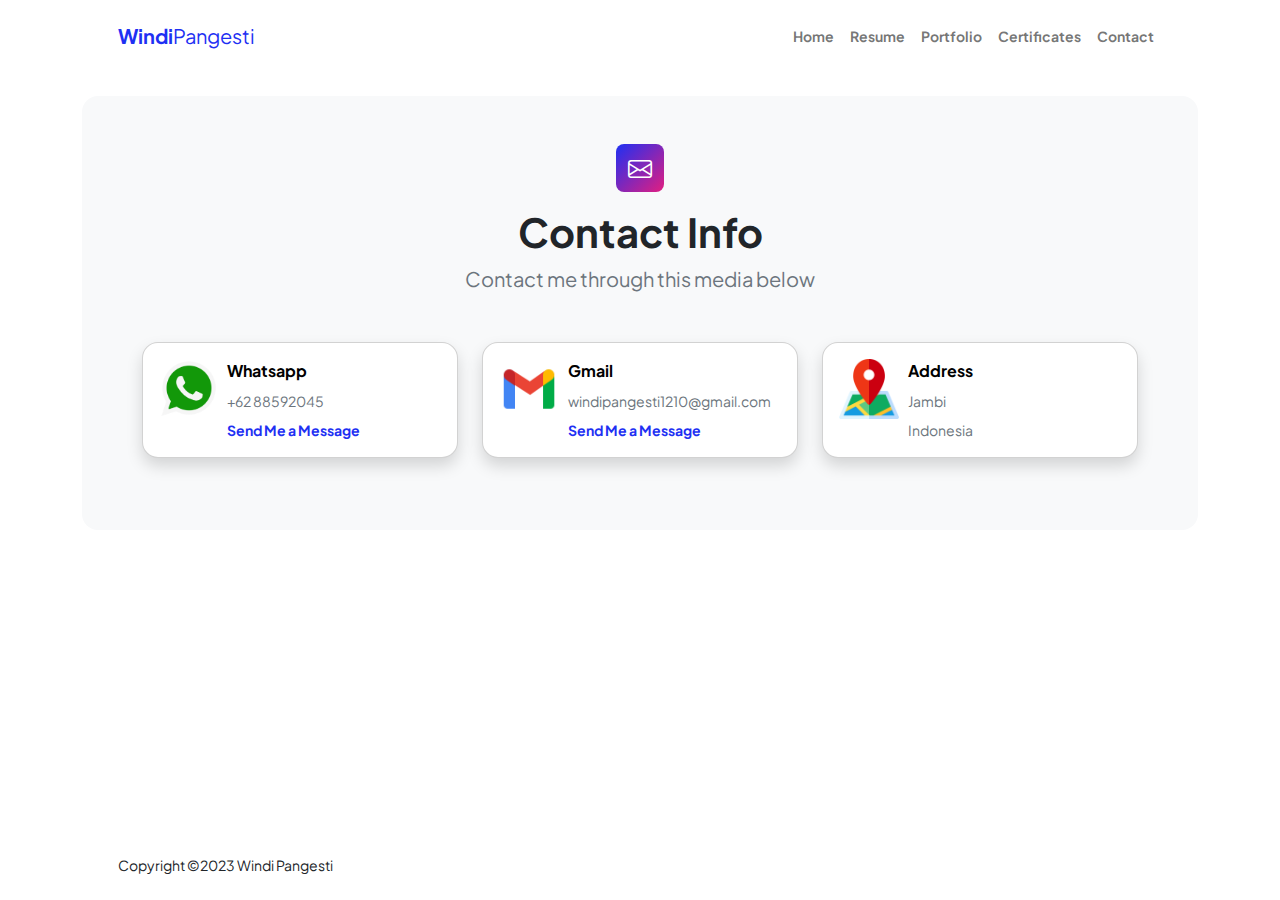
<file: contact.html>
<!DOCTYPE html>
<html lang="en">
    <head>
        <meta charset="utf-8" />
        <meta name="viewport" content="width=device-width, initial-scale=1, shrink-to-fit=no" />
        <meta name="description" content />
        <meta name="author" content />
        <title>Windi's portfolio</title>
        <!-- Favicon-->
        <link rel="icon" type="image/x-icon" href="assets/favicon.ico" />
        <!-- Custom Google font-->
        <link rel="preconnect" href="https://fonts.googleapis.com" />
        <link rel="preconnect" href="https://fonts.gstatic.com" crossorigin />
        <link href="https://fonts.googleapis.com/css2?family=Plus+Jakarta+Sans:wght@100;200;300;400;500;600;700;800;900&amp;display=swap" rel="stylesheet" />
        <!-- Bootstrap icons-->
        <link href="https://cdn.jsdelivr.net/npm/bootstrap-icons@1.8.1/font/bootstrap-icons.css" rel="stylesheet" />
        <!-- Core theme CSS (includes Bootstrap)-->
        <link href="css/styles.css" rel="stylesheet" />
    </head>
    <body class="d-flex flex-column">
        <main class="flex-shrink-0">
            <!-- Navigation-->
            <nav class="navbar navbar-expand-lg navbar-light bg-white py-3">
                <div class="container px-5">
                    <a class="navbar-brand" href="index.html"><span class="text-primary"><b>Windi</b>Pangesti</span></a>
                    <button class="navbar-toggler" type="button" data-bs-toggle="collapse" data-bs-target="#navbarSupportedContent" aria-controls="navbarSupportedContent" aria-expanded="false" aria-label="Toggle navigation"><span class="navbar-toggler-icon"></span></button>
                    <div class="collapse navbar-collapse" id="navbarSupportedContent">
                        <ul class="navbar-nav ms-auto mb-2 mb-lg-0 small fw-bolder">
                            <li class="nav-item"><a class="nav-link" href="index.html">Home</a></li>
                            <li class="nav-item"><a class="nav-link" href="resume.html">Resume</a></li>
                            <li class="nav-item"><a class="nav-link" href="projects.html">Portfolio</a></li>
                            <li class="nav-item"><a class="nav-link" href="certificates.html">Certificates</a></li>
                            <li class="nav-item"><a class="nav-link" href="contact.html">Contact</a></li>
                        </ul>
                    </div>
                </div>
            </nav>
            
            <!-- Page content-->
           <section class="py-4">
                <div class="container px-8">
                    <!-- Contact form-->
                    <div class="bg-light rounded-4 py-5 px-4 px-md-5">
                        <div class="text-center mb-5">
                            <div class="feature bg-primary bg-gradient-primary-to-secondary text-white rounded-3 mb-3"><i class="bi bi-envelope"></i></div>
                            <h1 class="fw-bolder">Contact Info</h1>
                            <p class="lead fw-normal text-muted mb-0">Contact me through this media below</p>
                        </div>
                        
                        <div class="container">
                              <div class="row">
                                <!-- card 1-->
                                <div class="col-lg-4 col-sm-6 mb-4 mb-lg-4">
                                  <article class="card shadow rounded-4"">
                                    <div class="card-body">
                                        <img src="assets/wa.png" height="60px" style="float:left; margin:0 9px 3px 0;" />
                                        <p class="text-black fw-bolder mb-2">Whatsapp</p>                           
                                        <p class="small text-muted mb-2">+62 88592045</p>         
                                        <div class="small text-muted fw-bolder"><a style="text-decoration:none" href="https://wa.me/6282288592045" target="_blank">Send Me a Message</a></div>
                                   </div>
                                  </article>
                                </div>

                                <!-- card 2-->
                                 <div class="col-lg-4 col-sm-6 mb-4 mb-lg-4">
                                    <article class="card shadow rounded-4">
                                       <div class="card-body">
                                          <img src="assets/gmail.png" height="60px" style="float:left; margin:0 9px 3px 0;" />
                                          <p class="text-black fw-bolder mb-2">Gmail</p>                           
                                          <p class="small text-muted mb-2">windipangesti1210@gmail.com</p>         
                                          <div class="small text-muted fw-bolder"><a style="text-decoration:none" href="mailto:windipangesti1210@gmail.com" target="_blank">Send Me a Message</a></div>
                                        </div>
                                    </article>
                                 </div>
            
                                 <!-- Project card 3-->
                                 <div class="col-lg-4 col-sm-6 mb-4 mb-lg-4">
                                    <article class="card shadow rounded-4">
                                      <div class="card-body">
                                          <img src="assets/loc.png" height="60px" style="float:left; margin:0 9px 3px 0;" />
                                          <p class="text-black fw-bolder mb-2">Address</p>                           
                                          <p class="small text-muted mb-2">Jambi</p>         
                                          <div class="small text-muted"><a>Indonesia</a></div>
                                       </div>
                                    </article>
                                  </div>
                                </div>
                            </div>
                    </div>
                </div>
                </section>

            

            

        </main>
        <!-- Footer-->
        <footer class="bg-white py-4 mt-auto">
            <div class="container px-5">
                <div class="row align-items-center justify-content-between flex-column flex-sm-row">
                    <div class="col-auto"><div class="small m-0">Copyright &copy;2023 Windi Pangesti</div></div>
                    
                </div>
            </div>
        </footer>
        <!-- Bootstrap core JS-->
        <script src="https://cdn.jsdelivr.net/npm/bootstrap@5.2.3/dist/js/bootstrap.bundle.min.js"></script>
        <!-- Core theme JS-->
        <script src="js/scripts.js"></script>
        <!-- * * * * * * * * * * * * * * * * * * * * * * * * * * * * * * * * * * * * * * * *-->
        <!-- * *                               SB Forms JS                               * *-->
        <!-- * * Activate your form at https://startbootstrap.com/solution/contact-forms * *-->
        <!-- * * * * * * * * * * * * * * * * * * * * * * * * * * * * * * * * * * * * * * * *-->
        <script src="https://cdn.startbootstrap.com/sb-forms-latest.js"></script>
    </body>
</html>
</file>
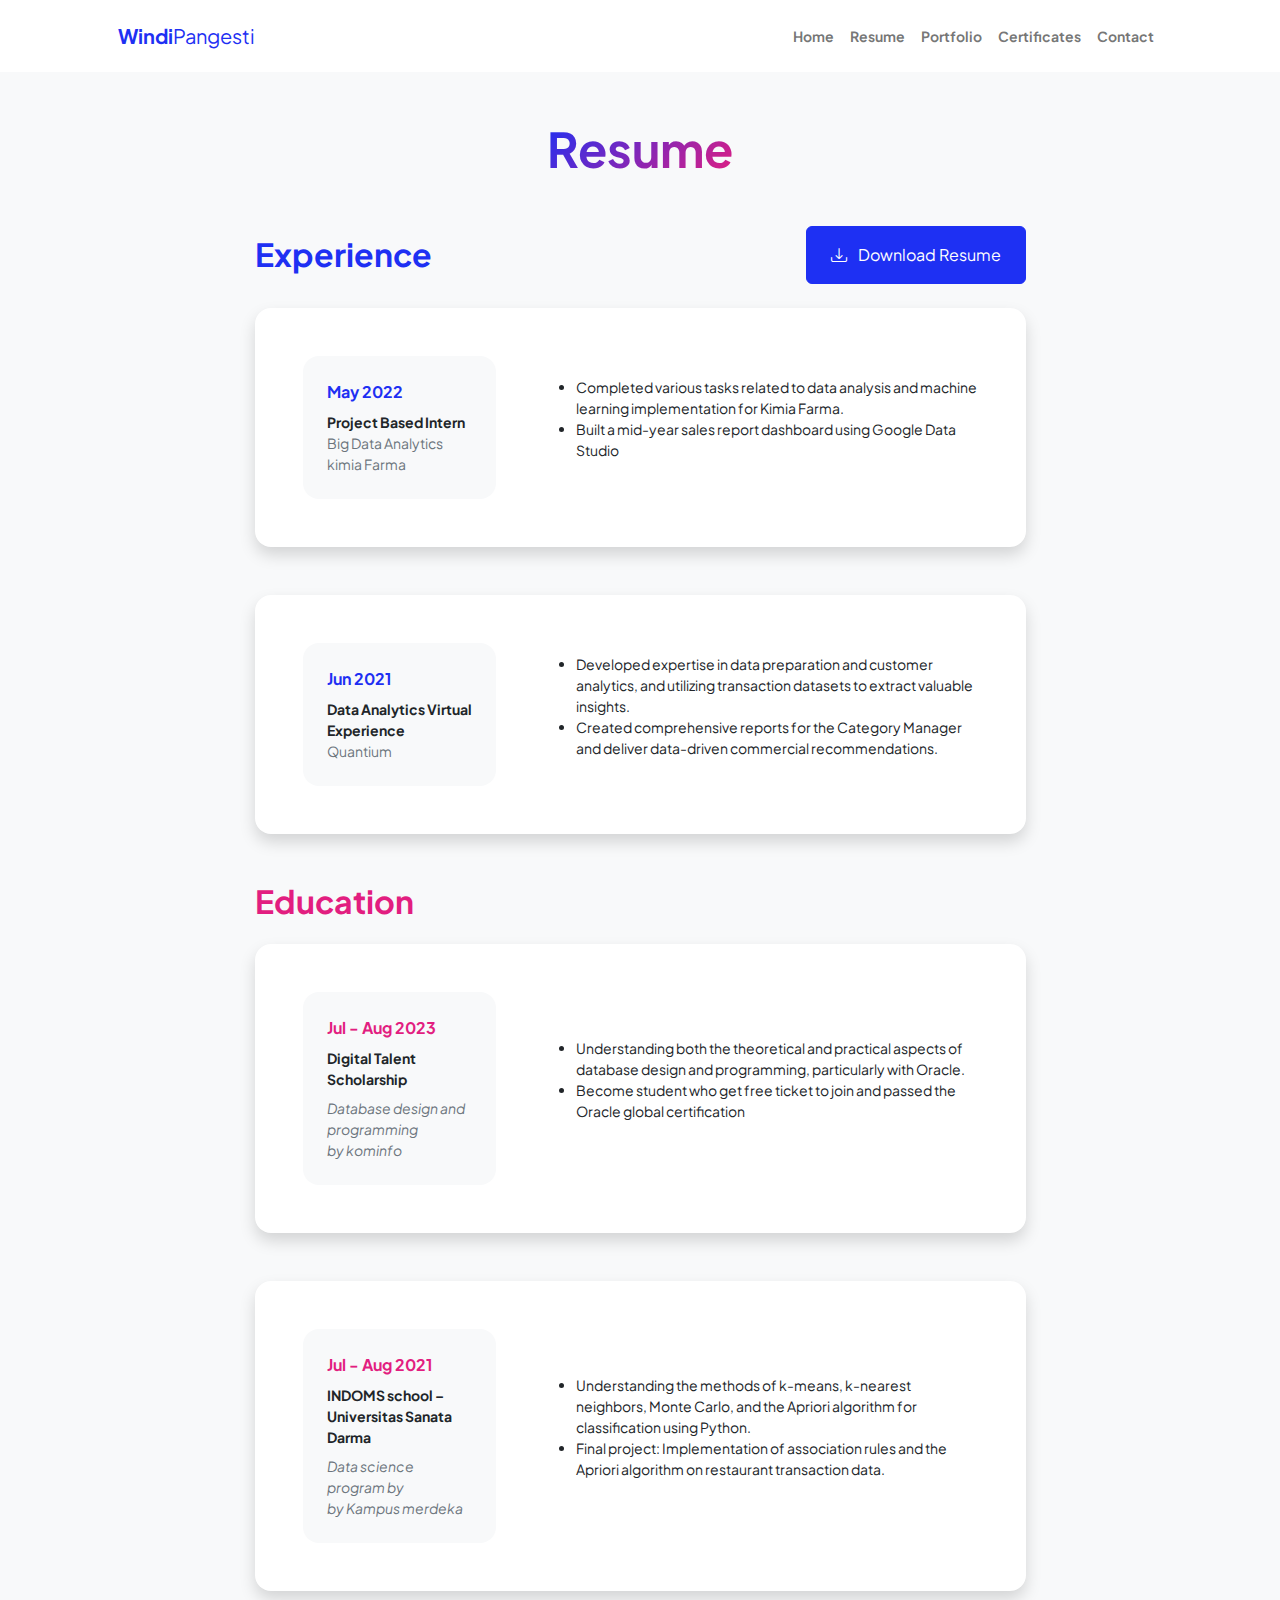
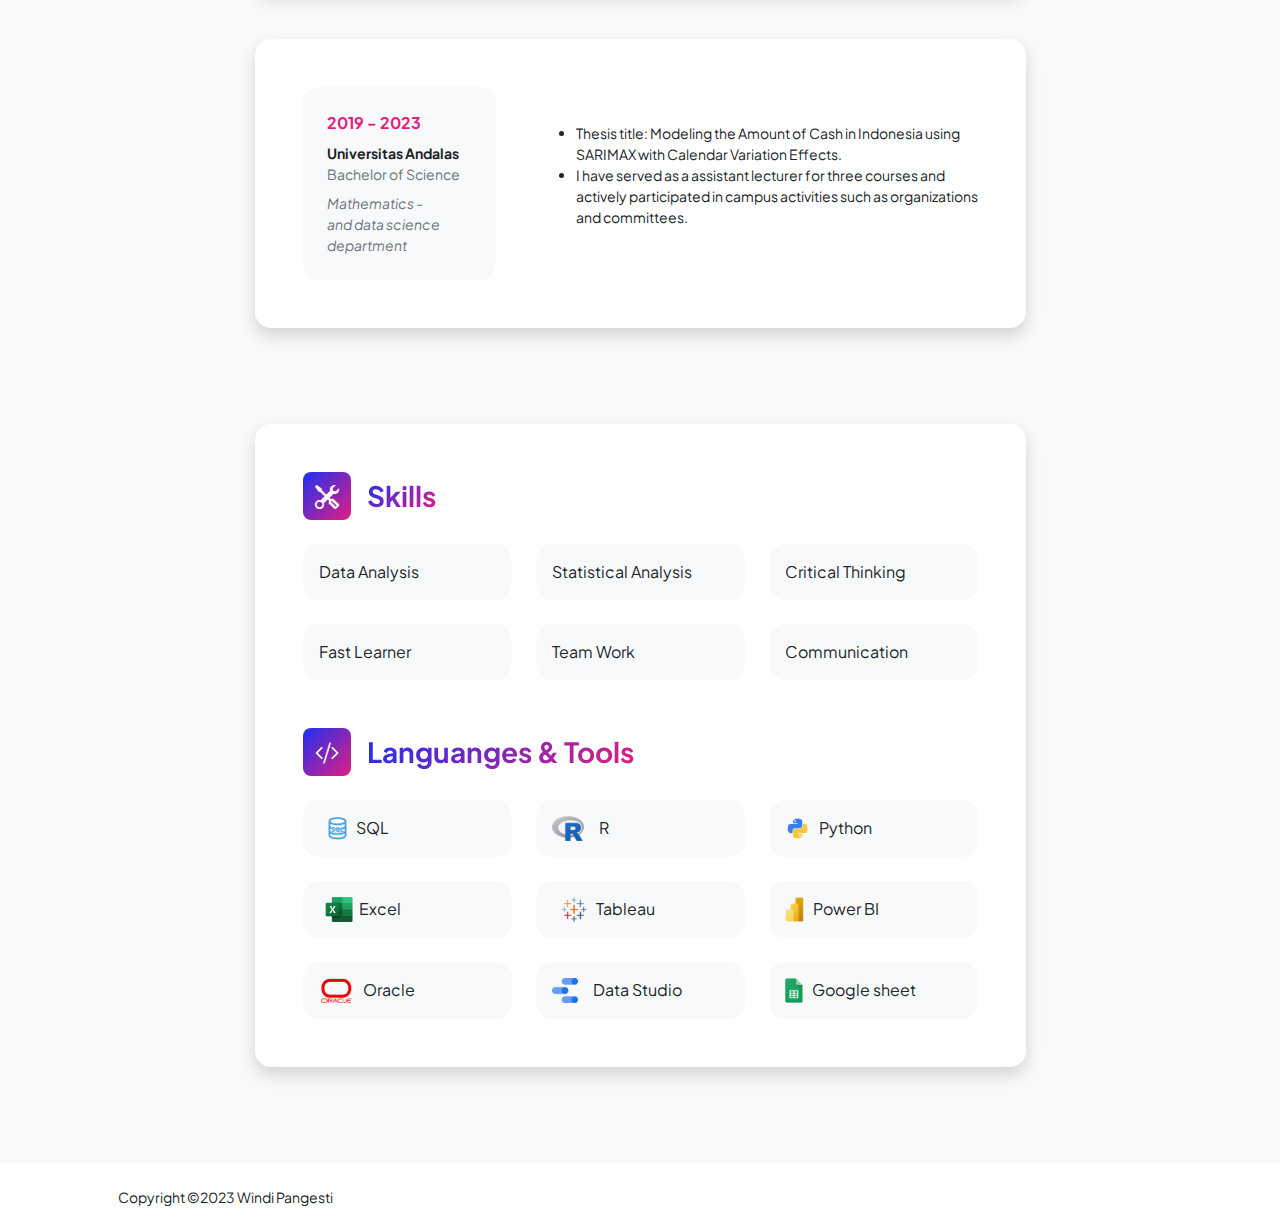
<file: resume.html>
<!DOCTYPE html>
<html lang="en">
    <head>
        <meta charset="utf-8" />
        <meta name="viewport" content="width=device-width, initial-scale=1, shrink-to-fit=no" />
        <meta name="description" content="" />
        <meta name="author" content="" />
        <title>Windi's Portfolio</title>
        <!-- Favicon-->
        <link rel="icon" type="image/x-icon" href="assets/favicon.ico" />
        <!-- Custom Google font-->
        <link rel="preconnect" href="https://fonts.googleapis.com" />
        <link rel="preconnect" href="https://fonts.gstatic.com" crossorigin />
        <link href="https://fonts.googleapis.com/css2?family=Plus+Jakarta+Sans:wght@100;200;300;400;500;600;700;800;900&amp;display=swap" rel="stylesheet" />
        <!-- Bootstrap icons-->
        <link href="https://cdn.jsdelivr.net/npm/bootstrap-icons@1.8.1/font/bootstrap-icons.css" rel="stylesheet" />
        <!-- Core theme CSS (includes Bootstrap)-->
        <link href="css/styles.css" rel="stylesheet" />
    </head>
    <body class="d-flex flex-column h-100 bg-light">
        <main class="flex-shrink-0">
            <!-- Navigation-->     
            <nav class="navbar navbar-expand-lg navbar-light bg-white py-3">
                <div class="container px-5">
                    <a class="navbar-brand" href="index.html"><span class="text-primary"><b>Windi</b>Pangesti</span></a>
                    <button class="navbar-toggler" type="button" data-bs-toggle="collapse" data-bs-target="#navbarSupportedContent" aria-controls="navbarSupportedContent" aria-expanded="false" aria-label="Toggle navigation"><span class="navbar-toggler-icon"></span></button>
                    <div class="collapse navbar-collapse" id="navbarSupportedContent">
                        <ul class="navbar-nav ms-auto mb-2 mb-lg-0 small fw-bolder">
                            <li class="nav-item"><a class="nav-link" href="index.html">Home</a></li>
                            <li class="nav-item"><a class="nav-link" href="resume.html">Resume</a></li>
                            <li class="nav-item"><a class="nav-link" href="projects.html">Portfolio</a></li>
                            <li class="nav-item"><a class="nav-link" href="certificates.html">Certificates</a></li>
                            <li class="nav-item"><a class="nav-link" href="contact.html">Contact</a></li>
                        </ul>
                    </div>
                </div>
            </nav>
            <!-- Page Content-->
            <div class="container px-5 my-5">
                <div class="text-center mb-5">
                    <h1 class="display-5 fw-bolder mb-0"><span class="text-gradient d-inline">Resume</span></h1>
                </div>
                <div class="row gx-5 justify-content-center">
                    <div class="col-lg-11 col-xl-9 col-xxl-8">
                        <!-- Experience Section-->
                        <section>
                            <div class="d-flex align-items-center justify-content-between mb-4">
                                <h2 class="text-primary fw-bolder mb-0">Experience</h2>
                                <!-- Download resume button-->
                                <!-- Note: Set the link href target to a PDF file within your project-->
                                <a class="btn btn-primary px-4 py-3" href="assets/resume_windi.pdf" target="_blank">
                                    <div class="d-inline-block bi bi-download me-2"></div>
                                    Download Resume
                                </a>
                            </div>
                            <!-- Experience Card 1-->
                            <div class="card shadow border-0 rounded-4 mb-5">
                                <div class="card-body p-5">
                                    <div class="row align-items-center gx-5">
                                        <div class="col text-center text-lg-start mb-4 mb-lg-0">
                                            <div class="bg-light p-4 rounded-4">
                                                <div class="text-primary fw-bolder mb-2">May 2022</div>
                                                <div class="small fw-bolder">Project Based Intern</div>
                                                <div class="small text-muted">Big Data Analytics kimia Farma</div>
                                    
                                            </div>
                                        </div>
                                        <div class="col-lg-8">
                                            <div><small>
                                                <ul type="disc">
                                                <li>Completed various tasks related to data analysis and machine learning implementation for Kimia Farma.</li>
                                                <li>Built a mid-year sales report dashboard using Google Data Studio</li>
                                                </ul></small>
                                            </div>
                                        </div>
                                    </div>
                                </div>
                            </div>
                            <!-- Experience Card 2-->
                            <div class="card shadow border-0 rounded-4 mb-5">
                                <div class="card-body p-5">
                                    <div class="row align-items-center gx-5">
                                        <div class="col text-center text-lg-start mb-4 mb-lg-0">
                                            <div class="bg-light p-4 rounded-4">
                                                <div class="text-primary fw-bolder mb-2">Jun 2021</div>
                                                <div class="small fw-bolder">Data Analytics Virtual Experience</div>
                                                <div class="small text-muted">Quantium</div>
                                            </div>
                                        </div>
                                        <div class="col-lg-8"><small>
                                            <ul type="disc">
                                                <li>Developed expertise in data preparation and customer analytics, and utilizing transaction datasets to extract
                                                    valuable insights.</li> 
                                                <li>Created comprehensive reports for the Category Manager and deliver data-driven commercial recommendations.</li>
                                            </ul>
                                        </small>
                                        </div>
                                    </div>
                                </div>
                            </div>
                        </section>
                        <!-- Education Section-->
                        <section>
                            <h2 class="text-secondary fw-bolder mb-4">Education</h2>
                            <!-- Education Card 1-->
                            <div class="card shadow border-0 rounded-4 mb-5">
                                <div class="card-body p-5">
                                    <div class="row align-items-center gx-5">
                                        <div class="col text-center text-lg-start mb-4 mb-lg-0">
                                            <div class="bg-light p-4 rounded-4">
                                                <div class="text-secondary fw-bolder mb-2">Jul - Aug 2023</div>
                                                <div class="mb-2">
                                                    <div class="small fw-bolder">Digital Talent Scholarship</div>
                    
                                                </div>
                                                <div class="fst-italic">
                                                    <div class="small text-muted">Database design and programming</div>
                                                    <div class="small text-muted">by kominfo</div>
                                                </div>
                                            </div>
                                        </div>
                                        <div class="col-lg-8"><small>
                                            <ul type="disc">
                                                <li>Understanding both the theoretical and practical aspects of database design and programming, particularly with Oracle.</li> 
                                            <li>Become student who get free ticket to join and passed the Oracle global certification</li>
                                                </ul>
                                        </small>
                                        </div>
                                       
                                    </div>
                                    </div>
                                
                            </div>

                             <!-- Education Card 2-->
                             <div class="card shadow border-0 rounded-4 mb-5">
                                <div class="card-body p-5">
                                    <div class="row align-items-center gx-5">
                                        <div class="col text-center text-lg-start mb-4 mb-lg-0">
                                            <div class="bg-light p-4 rounded-4">
                                                <div class="text-secondary fw-bolder mb-2">Jul - Aug 2021</div>
                                                <div class="mb-2">
                                                    <div class="small fw-bolder">INDOMS school – Universitas Sanata Darma </div>
                    
                                                </div>
                                                <div class="fst-italic">
                                                    <div class="small text-muted">Data science program by</div>
                                                    <div class="small text-muted">by Kampus merdeka</div>
                                                </div>
                                            </div>
                                        </div>
                                        <div class="col-lg-8"><small>
                                            <ul type="disc">
                                                <li>Understanding the methods of k-means, k-nearest neighbors, Monte Carlo, and the Apriori algorithm for classification using Python.</li>
                                                <li>Final project: Implementation of association rules and the Apriori algorithm on restaurant transaction data.</li>
                                            </ul>
                                        </small>
                                        </div>
                                   </div>
                                </div>
                            </div>
                            
                            <!-- Education Card 3-->
                            <div class="card shadow border-0 rounded-4 mb-5">
                                <div class="card-body p-5">
                                    <div class="row align-items-center gx-5">
                                        <div class="col text-center text-lg-start mb-4 mb-lg-0">
                                            <div class="bg-light p-4 rounded-4">
                                                <div class="text-secondary fw-bolder mb-2">2019 - 2023</div>
                                                <div class="mb-2">
                                                    <div class="small fw-bolder">Universitas Andalas</div>
                                                    <div class="small text-muted">Bachelor of Science</div>
                                                </div>
                                                <div class="fst-italic">
                                                    <div class="small text-muted">Mathematics -</div>
                                                    <div class="small text-muted">and data science department</div>
                                                </div>
                                            </div>
                                        </div>
                                        <div class="col-lg-8"><small>
                                            <ul type="disc">
                                                <li>Thesis title: Modeling the Amount of Cash in Indonesia using SARIMAX with Calendar Variation Effects.</li>
                                                <li>I have served as a assistant lecturer for three courses and actively participated in campus activities such as organizations and committees.</li>
                                                
                                            </ul>
                                        </small>
                                        </div>
                                    </div>
                                </div>
                            </div>
                            
                        </section>
                        <!-- Divider-->
                        <div class="pb-5"></div>
                        <!-- Skills Section-->
                        <section>
                            <!-- Skillset Card-->
                            <div class="card shadow border-0 rounded-4 mb-5">
                                <div class="card-body p-5">
                                    <!-- Professional skills list-->
                                    <div class="mb-5">
                                        <div class="d-flex align-items-center mb-4">
                                            <div class="feature bg-primary bg-gradient-primary-to-secondary text-white rounded-3 me-3"><i class="bi bi-tools"></i></div>
                                            <h3 class="fw-bolder mb-0"><span class="text-gradient d-inline">Skills</span></h3>
                                        </div>
                                        <div class="row row-cols-1 row-cols-md-3 mb-4">
                                            <div class="col mb-4 mb-md-0"><div class="d-flex align-items-center bg-light rounded-4 p-3 h-100">Data Analysis</div></div>
                                            <div class="col mb-4 mb-md-0"><div class="d-flex align-items-center bg-light rounded-4 p-3 h-100">Statistical Analysis</div></div>
                                            <div class="col"><div class="d-flex align-items-center bg-light rounded-4 p-3 h-100">Critical Thinking</div></div>
                                        </div>
                                        <div class="row row-cols-1 row-cols-md-3">
                                            <div class="col mb-4 mb-md-0"><div class="d-flex align-items-center bg-light rounded-4 p-3 h-100">Fast Learner</div></div>
                                            <div class="col mb-4 mb-md-0"><div class="d-flex align-items-center bg-light rounded-4 p-3 h-100">Team Work </div></div>
                                            <div class="col"><div class="d-flex align-items-center bg-light rounded-4 p-3 h-100">Communication</div></div>
                                        </div>
                                    </div>
                                    <!-- Languages list-->
                                    <div class="mb-0">
                                        <div class="d-flex align-items-center mb-4">
                                            <div class="feature bg-primary bg-gradient-primary-to-secondary text-white rounded-3 me-3"><i class="bi bi-code-slash"></i></div>
                                            <h3 class="fw-bolder mb-0"><span class="text-gradient d-inline">Languanges & Tools</span></h3>
                                        </div>
                                        <div class="row row-cols-1 row-cols-md-3 mb-4">
                                            <div class="col mb-4 mb-md-0"><div class="d-flex align-items-center bg-light rounded-4 p-3 h-100"><img src="assets/sql.png" alt="Company Logo" height="25px" />SQL</div></div>
                                            <div class="col mb-4 mb-md-0"><div class="d-flex align-items-center bg-light rounded-4 p-3 h-100"><img src="assets/rstudio.png" alt="Company Logo" height="25px" /> &nbsp; &nbsp; &nbsp;R</div></div>
                                            <div class="col"><div class="d-flex align-items-center bg-light rounded-4 p-3 h-100"><img src="assets/python-logo-1.png" alt="Company Logo" height="25px" /> &nbsp; &nbsp;Python</div></div>
                                        </div>                                 
                                        <div class="row row-cols-1 row-cols-md-3 mb-4">
                                            <div class="col mb-4 mb-md-0"><div class="d-flex align-items-center bg-light rounded-4 p-3 h-100"><img src="assets/excels.png" alt="Company Logo" height="25px" />Excel</div></div>
                                            <div class="col mb-4 mb-md-0"><div class="d-flex align-items-center bg-light rounded-4 p-3 h-100"><img src="assets/Tableau-Symbol.png" alt="Company Logo" height="25px" />Tableau</div></div>
                                            <div class="col"><div class="d-flex align-items-center bg-light rounded-4 p-3 h-100"><img src="assets/powerbi.png" alt="Company Logo" height="25px" /> &nbsp; &nbsp;Power BI</div></div>
                                        </div>
                                        <div class="row row-cols-1 row-cols-md-3">
                                            <div class="col mb-4 mb-md-0"><div class="d-flex align-items-center bg-light rounded-4 p-3 h-100"><img src="assets/oracle.png" alt="Company Logo" height="25px" />  &nbsp; &nbsp;Oracle</div></div>
                                            <div class="col mb-4 mb-md-0"><div class="d-flex align-items-center bg-light rounded-4 p-3 h-100"><img src="assets/gds.png" alt="Company Logo" height="25px" /> &nbsp; &nbsp; &nbsp;Data Studio</div></div>
                                            <div class="col"><div class="d-flex align-items-center bg-light rounded-4 p-3 h-100"><img src="assets/gsheet.png" alt="Company Logo" height="25px" />  &nbsp; &nbsp;Google sheet</div></div>
                                        </div>
                                    </div>
                                </div>
                            </div>
                        </section>
                    </div>
                </div>
            </div>
        </main>
        <!-- Footer-->
        <footer class="bg-white py-4 mt-auto">
            <div class="container px-5">
                <div class="row align-items-center justify-content-between flex-column flex-sm-row">
                    <div class="col-auto"><div class="small m-0">Copyright &copy;2023 Windi Pangesti</div></div>
                    
                </div>
            </div>
        </footer>
        <!-- Bootstrap core JS-->
        <script src="https://cdn.jsdelivr.net/npm/bootstrap@5.2.3/dist/js/bootstrap.bundle.min.js"></script>
        <!-- Core theme JS-->
        <script src="js/scripts.js"></script>
    </body>
</html>
</file>
